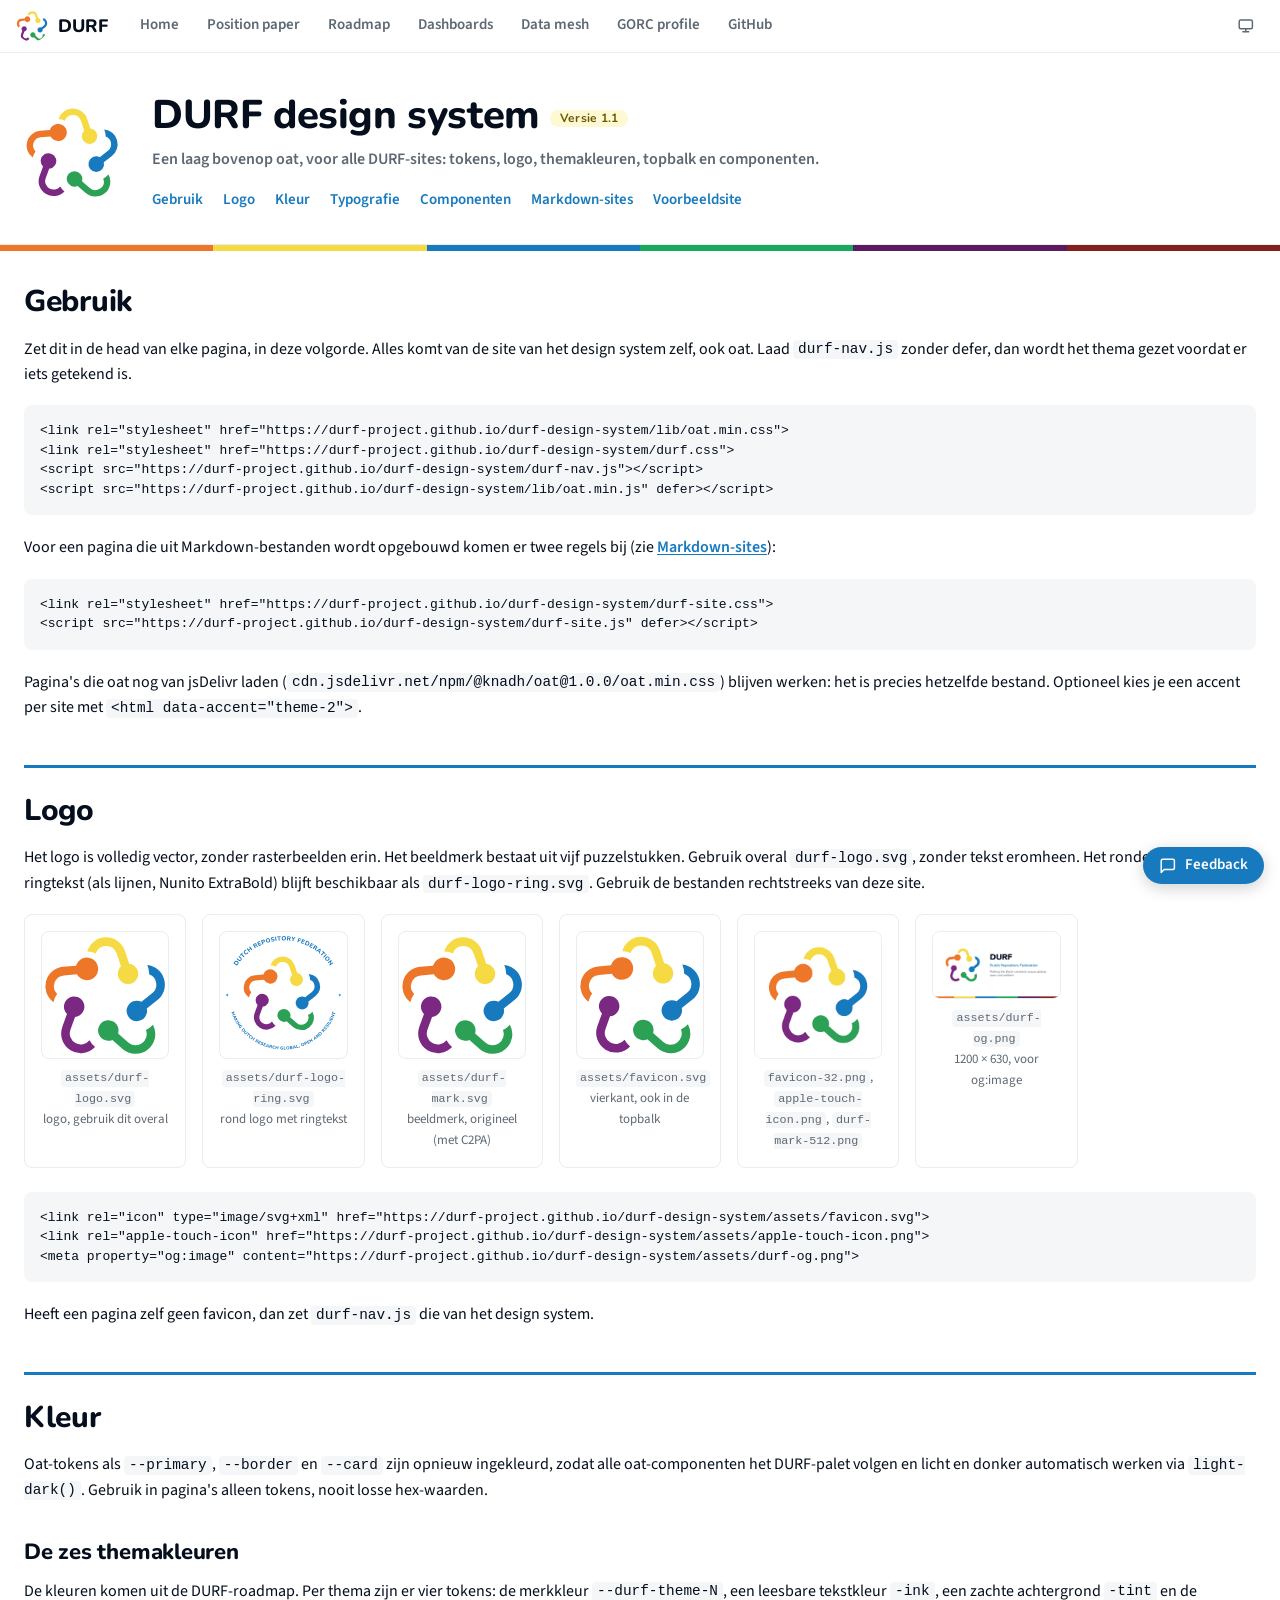
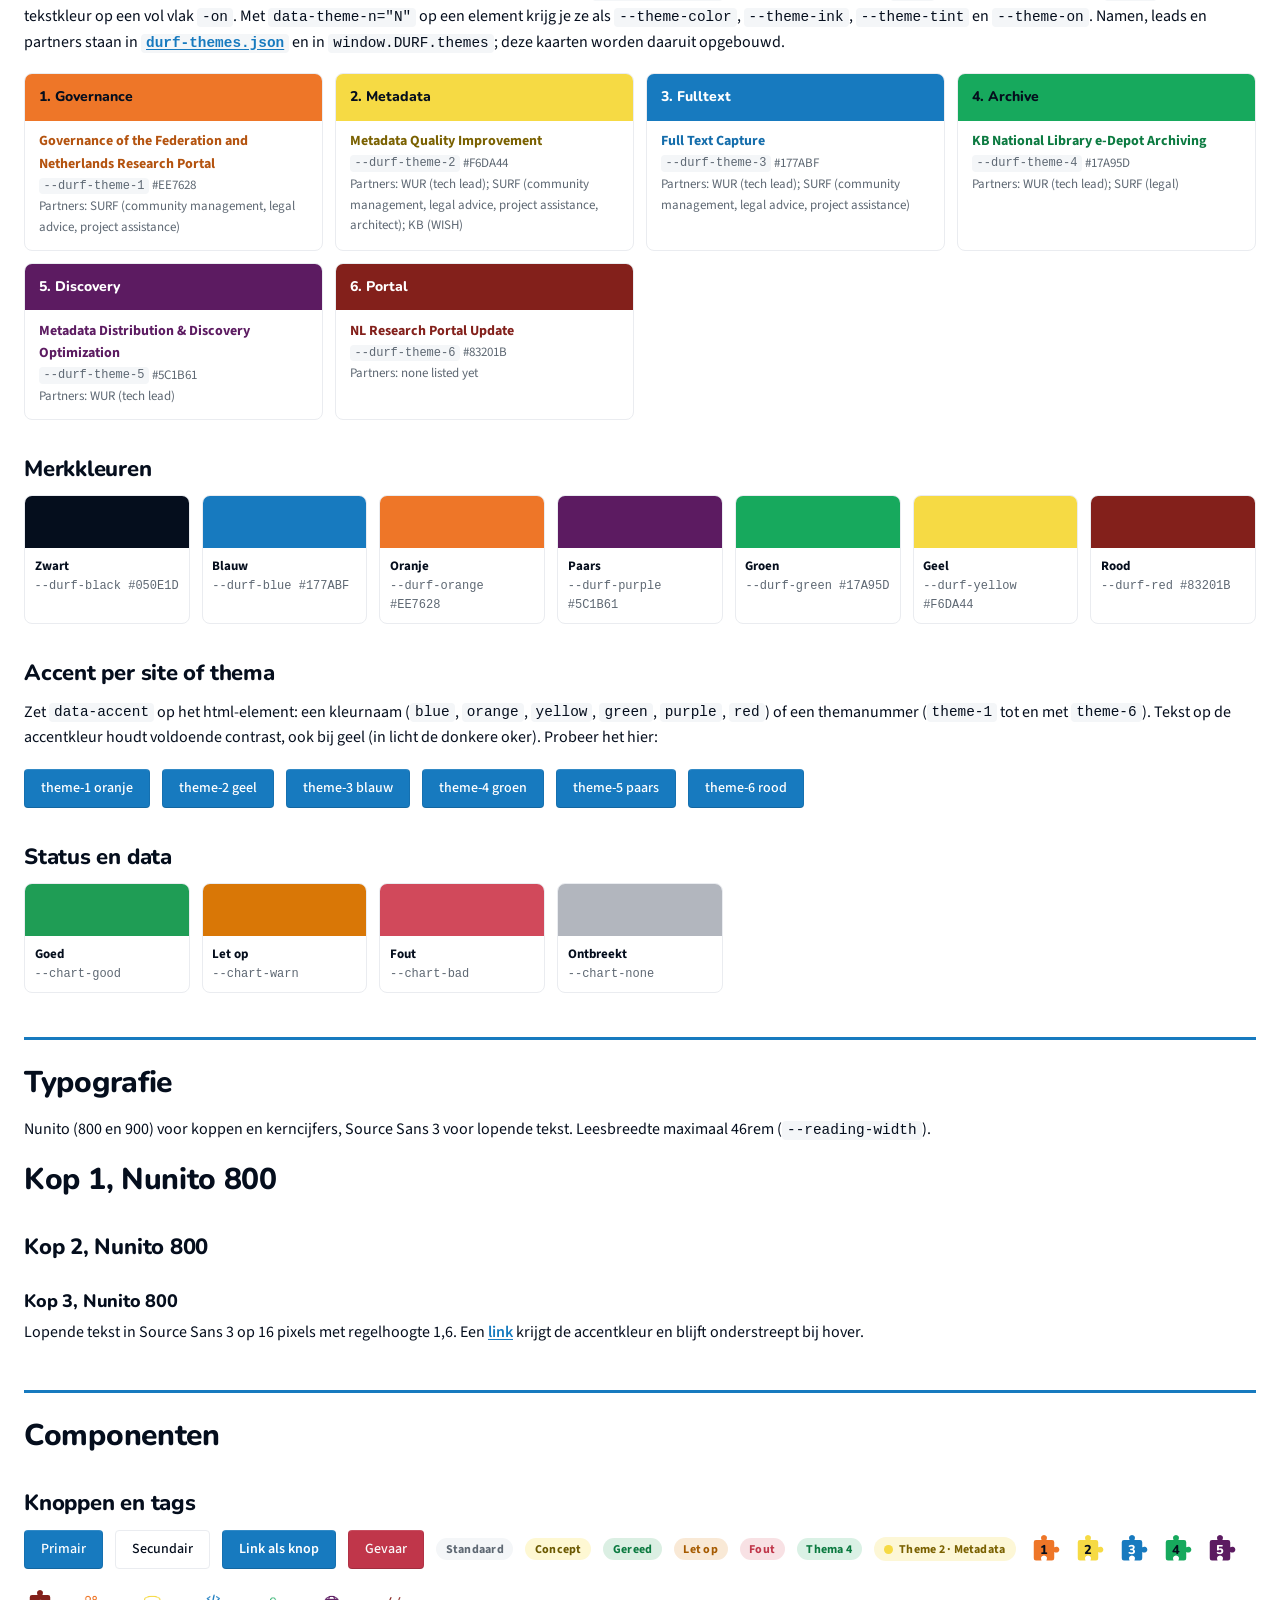
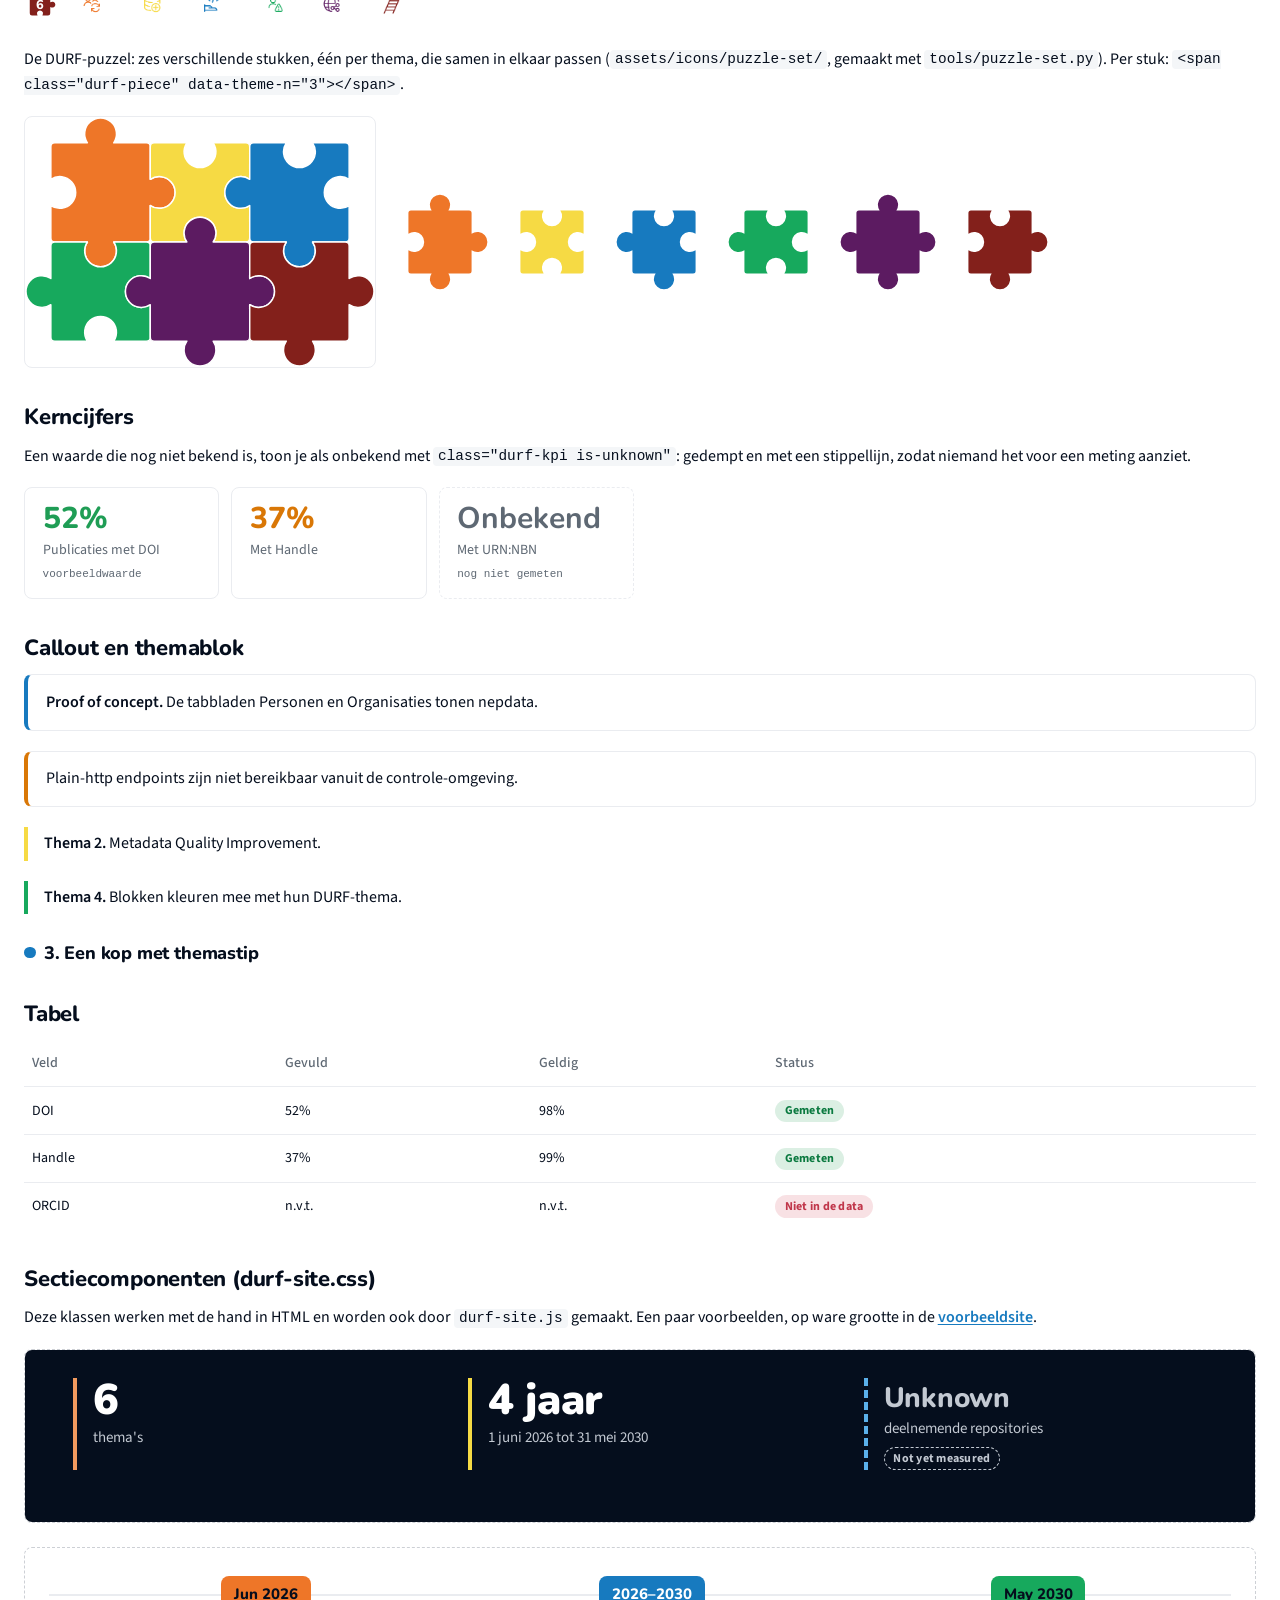
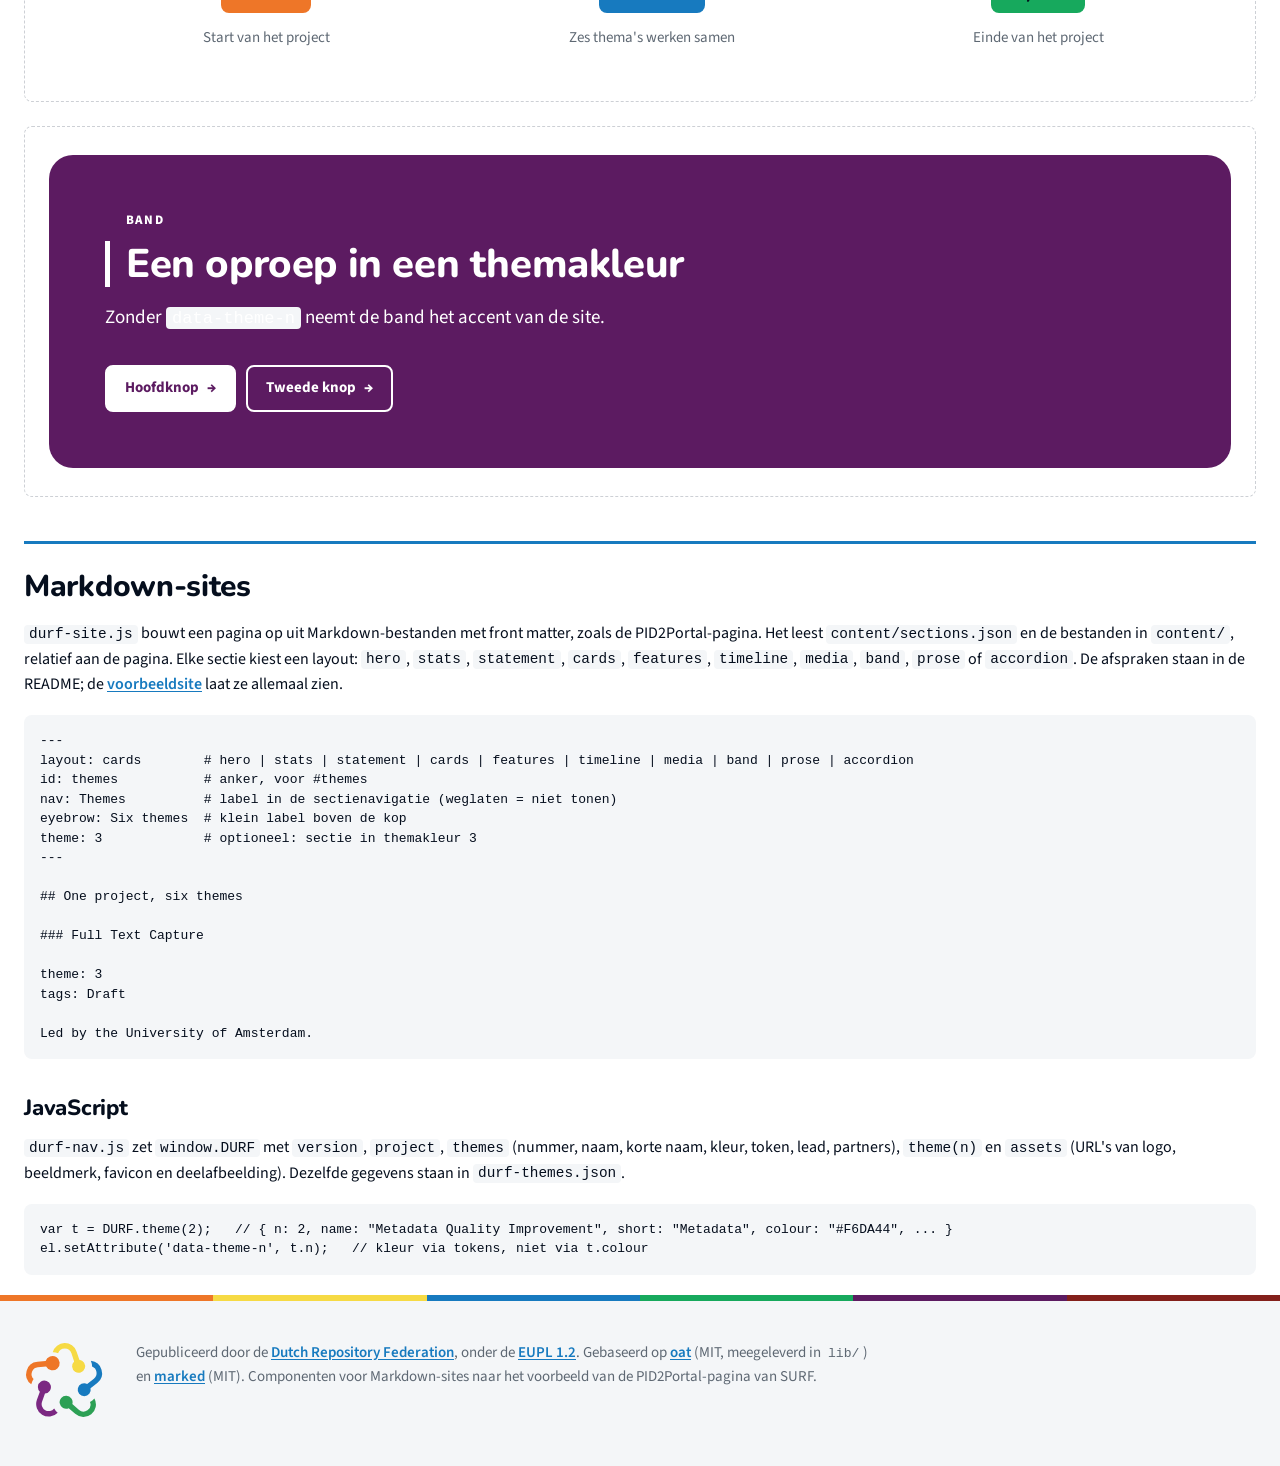
<file: index.html>
<!doctype html>
<html lang="nl" data-accent="blue">
<head>
<meta charset="utf-8">
<meta name="viewport" content="width=device-width, initial-scale=1, viewport-fit=cover">
<meta name="color-scheme" content="light dark">
<title>DURF design system</title>
<meta name="description" content="Het DURF design system: tokens, logo, themakleuren, topbalk en componenten voor alle DURF-sites.">
<meta property="og:title" content="DURF design system">
<meta property="og:image" content="https://durf-project.github.io/durf-design-system/assets/durf-og.png">
<link rel="icon" type="image/svg+xml" href="assets/favicon.svg">
<link rel="icon" type="image/png" sizes="32x32" href="assets/favicon-32.png">
<link rel="apple-touch-icon" href="assets/apple-touch-icon.png">
<link rel="stylesheet" href="lib/oat.min.css">
<link rel="stylesheet" href="durf.css">
<link rel="stylesheet" href="durf-site.css">
<script src="durf-nav.js"></script>
<script src="lib/oat.min.js" defer></script>
<style>
  .swatches { display: grid; grid-template-columns: repeat(auto-fill, minmax(9.5rem, 1fr)); gap: .75rem; margin: 0 0 1.5rem; }
  .sw { border: 1px solid var(--border); border-radius: .5rem; overflow: hidden; background: var(--card); font-size: .8125rem; }
  .sw i { display: block; height: 3.25rem; }
  .sw b { display: block; padding: .5rem .6rem 0; font-weight: 700; }
  .sw span { display: block; padding: 0 .6rem .5rem; color: var(--muted-foreground); font-family: ui-monospace, Consolas, monospace; font-size: .75rem; overflow-wrap: anywhere; }
  .themes { display: grid; grid-template-columns: repeat(auto-fill, minmax(15rem, 1fr)); gap: .75rem; margin: 0 0 1.5rem; }
  .th { border: 1px solid var(--border); border-radius: .5rem; overflow: hidden; background: var(--card); font-size: .875rem; }
  .th .fill { padding: .75rem .9rem; background: var(--theme-color); color: var(--theme-on); font-family: var(--font-heading); font-weight: 800; }
  .th .ink { padding: .6rem .9rem 0; color: var(--theme-ink); font-weight: 700; }
  .th .tint { margin: .6rem .9rem; padding: .4rem .6rem; border-radius: .375rem; background: var(--theme-tint); color: var(--theme-ink); font-size: .8125rem; }
  .th .meta { padding: 0 .9rem .75rem; color: var(--muted-foreground); font-size: .8125rem; }
  .th code { font-size: .75rem; }
  .row-demo { display: flex; flex-wrap: wrap; gap: .75rem; align-items: center; margin: 0 0 1.25rem; }
  .kpis { display: grid; grid-template-columns: repeat(auto-fill, minmax(11rem, 1fr)); gap: .75rem; margin-bottom: 1.5rem; }
  pre { margin: 0 0 1.25rem; padding: 1rem; overflow-x: auto; background: var(--muted); border-radius: .5rem; font-size: .8125rem; line-height: 1.5; }
  .scroll-x { overflow-x: auto; margin-bottom: 1.5rem; }
  .type-demo p { margin: 0 0 .5rem; }
  .logos { display: grid; grid-template-columns: repeat(auto-fill, minmax(10rem, 1fr)); gap: 1rem; margin: 0 0 1.5rem; }
  .logos figure { margin: 0; padding: 1rem; border: 1px solid var(--border); border-radius: .5rem; background: var(--card); text-align: center; }
  .logos img { width: 100%; max-width: 9rem; height: auto; aspect-ratio: 1; object-fit: contain; display: block; margin: 0 auto .5rem; }
  .logos figure.wide img { aspect-ratio: auto; max-width: 100%; }
  .logos figcaption { font-size: .8125rem; color: var(--muted-foreground); }
  .demo-frame { margin: 0 0 1.5rem; border: 1px dashed var(--input); border-radius: .5rem; overflow: hidden; }
  .demo-frame > .durf-section { padding-block: 1.75rem; }
</style>
</head>
<body>

<header class="durf-page-head">
  <div class="durf-shell">
    <div class="durf-page-head__inner">
      <img class="durf-page-head__logo" src="assets/durf-logo.svg" alt="Dutch Repository Federation">
      <div class="durf-page-head__text">
        <h1>DURF design system <span class="durf-tag" data-tone="draft">Versie 1.1</span></h1>
        <p class="byline">Een laag bovenop oat, voor alle DURF-sites: tokens, logo, themakleuren, topbalk en componenten.</p>
        <div class="links">
          <a href="#gebruik">Gebruik</a><a href="#logo">Logo</a><a href="#kleur">Kleur</a><a href="#type">Typografie</a><a href="#componenten">Componenten</a><a href="#site">Markdown-sites</a><a href="examples/site-demo/">Voorbeeldsite</a>
        </div>
      </div>
    </div>
  </div>
</header>
<div class="durf-colour-strip" aria-hidden="true"></div>

<main class="durf-shell">
<div class="durf-prose" style="max-width:none">

<h1 id="gebruik">Gebruik</h1>
<p>Zet dit in de head van elke pagina, in deze volgorde. Alles komt van de site van het design system zelf, ook oat. Laad <code>durf-nav.js</code> zonder defer, dan wordt het thema gezet voordat er iets getekend is.</p>
<pre>&lt;link rel="stylesheet" href="https://durf-project.github.io/durf-design-system/lib/oat.min.css"&gt;
&lt;link rel="stylesheet" href="https://durf-project.github.io/durf-design-system/durf.css"&gt;
&lt;script src="https://durf-project.github.io/durf-design-system/durf-nav.js"&gt;&lt;/script&gt;
&lt;script src="https://durf-project.github.io/durf-design-system/lib/oat.min.js" defer&gt;&lt;/script&gt;</pre>
<p>Voor een pagina die uit Markdown-bestanden wordt opgebouwd komen er twee regels bij (zie <a href="#site">Markdown-sites</a>):</p>
<pre>&lt;link rel="stylesheet" href="https://durf-project.github.io/durf-design-system/durf-site.css"&gt;
&lt;script src="https://durf-project.github.io/durf-design-system/durf-site.js" defer&gt;&lt;/script&gt;</pre>
<p>Pagina's die oat nog van jsDelivr laden (<code>cdn.jsdelivr.net/npm/@knadh/oat@1.0.0/oat.min.css</code>) blijven werken: het is precies hetzelfde bestand. Optioneel kies je een accent per site met <code>&lt;html data-accent="theme-2"&gt;</code>.</p>

<h1 id="logo">Logo</h1>
<p>Het logo is volledig vector, zonder rasterbeelden erin. Het beeldmerk bestaat uit vijf puzzelstukken. Gebruik overal <code>durf-logo.svg</code>, zonder tekst eromheen. Het ronde logo met ringtekst (als lijnen, Nunito ExtraBold) blijft beschikbaar als <code>durf-logo-ring.svg</code>. Gebruik de bestanden rechtstreeks van deze site.</p>
<div class="logos">
  <figure><img src="assets/durf-logo.svg" alt="Het DURF-logo"><figcaption><code>assets/durf-logo.svg</code><br>logo, gebruik dit overal</figcaption></figure>
  <figure><img src="assets/durf-logo-ring.svg" alt="Het ronde DURF-logo met ringtekst"><figcaption><code>assets/durf-logo-ring.svg</code><br>rond logo met ringtekst</figcaption></figure>
  <figure><img src="assets/durf-mark.svg" alt="Het DURF-beeldmerk"><figcaption><code>assets/durf-mark.svg</code><br>beeldmerk, origineel (met C2PA)</figcaption></figure>
  <figure><img src="assets/favicon.svg" alt="Favicon"><figcaption><code>assets/favicon.svg</code><br>vierkant, ook in de topbalk</figcaption></figure>
  <figure><img src="assets/apple-touch-icon.png" alt="App-icoon"><figcaption><code>favicon-32.png</code>, <code>apple-touch-icon.png</code>, <code>durf-mark-512.png</code></figcaption></figure>
  <figure class="wide"><img src="assets/durf-og.png" alt="Deelafbeelding met logo en naam"><figcaption><code>assets/durf-og.png</code><br>1200 × 630, voor og:image</figcaption></figure>
</div>
<pre>&lt;link rel="icon" type="image/svg+xml" href="https://durf-project.github.io/durf-design-system/assets/favicon.svg"&gt;
&lt;link rel="apple-touch-icon" href="https://durf-project.github.io/durf-design-system/assets/apple-touch-icon.png"&gt;
&lt;meta property="og:image" content="https://durf-project.github.io/durf-design-system/assets/durf-og.png"&gt;</pre>
<p>Heeft een pagina zelf geen favicon, dan zet <code>durf-nav.js</code> die van het design system.</p>

<h1 id="kleur">Kleur</h1>
<p>Oat-tokens als <code>--primary</code>, <code>--border</code> en <code>--card</code> zijn opnieuw ingekleurd, zodat alle oat-componenten het DURF-palet volgen en licht en donker automatisch werken via <code>light-dark()</code>. Gebruik in pagina's alleen tokens, nooit losse hex-waarden.</p>

<h2 id="themas">De zes themakleuren</h2>
<p>De kleuren komen uit de DURF-roadmap. Per thema zijn er vier tokens: de merkkleur <code>--durf-theme-N</code>, een leesbare tekstkleur <code>-ink</code>, een zachte achtergrond <code>-tint</code> en de tekstkleur op een vol vlak <code>-on</code>. Met <code>data-theme-n="N"</code> op een element krijg je ze als <code>--theme-color</code>, <code>--theme-ink</code>, <code>--theme-tint</code> en <code>--theme-on</code>. Namen, leads en partners staan in <a href="durf-themes.json"><code>durf-themes.json</code></a> en in <code>window.DURF.themes</code>; deze kaarten worden daaruit opgebouwd.</p>
<div class="themes" id="theme-cards"></div>

<h2>Merkkleuren</h2>
<div class="swatches">
  <div class="sw"><i style="background:var(--durf-black)"></i><b>Zwart</b><span>--durf-black #050E1D</span></div>
  <div class="sw"><i style="background:var(--durf-blue)"></i><b>Blauw</b><span>--durf-blue #177ABF</span></div>
  <div class="sw"><i style="background:var(--durf-orange)"></i><b>Oranje</b><span>--durf-orange #EE7628</span></div>
  <div class="sw"><i style="background:var(--durf-purple)"></i><b>Paars</b><span>--durf-purple #5C1B61</span></div>
  <div class="sw"><i style="background:var(--durf-green)"></i><b>Groen</b><span>--durf-green #17A95D</span></div>
  <div class="sw"><i style="background:var(--durf-yellow)"></i><b>Geel</b><span>--durf-yellow #F6DA44</span></div>
  <div class="sw"><i style="background:var(--durf-red)"></i><b>Rood</b><span>--durf-red #83201B</span></div>
</div>

<h2>Accent per site of thema</h2>
<p>Zet <code>data-accent</code> op het html-element: een kleurnaam (<code>blue</code>, <code>orange</code>, <code>yellow</code>, <code>green</code>, <code>purple</code>, <code>red</code>) of een themanummer (<code>theme-1</code> tot en met <code>theme-6</code>). Tekst op de accentkleur houdt voldoende contrast, ook bij geel (in licht de donkere oker). Probeer het hier:</p>
<div class="row-demo" id="accent-demo">
  <button data-set="theme-1">theme-1 oranje</button>
  <button data-set="theme-2">theme-2 geel</button>
  <button data-set="theme-3">theme-3 blauw</button>
  <button data-set="theme-4">theme-4 groen</button>
  <button data-set="theme-5">theme-5 paars</button>
  <button data-set="theme-6">theme-6 rood</button>
</div>

<h2>Status en data</h2>
<div class="swatches">
  <div class="sw"><i style="background:var(--chart-good)"></i><b>Goed</b><span>--chart-good</span></div>
  <div class="sw"><i style="background:var(--chart-warn)"></i><b>Let op</b><span>--chart-warn</span></div>
  <div class="sw"><i style="background:var(--chart-bad)"></i><b>Fout</b><span>--chart-bad</span></div>
  <div class="sw"><i style="background:var(--chart-none)"></i><b>Ontbreekt</b><span>--chart-none</span></div>
</div>

<h1 id="type">Typografie</h1>
<p>Nunito (800 en 900) voor koppen en kerncijfers, Source Sans 3 voor lopende tekst. Leesbreedte maximaal 46rem (<code>--reading-width</code>).</p>
<div class="type-demo">
  <h1 style="margin-top:0;padding-top:0;border-top:0">Kop 1, Nunito 800</h1>
  <h2>Kop 2, Nunito 800</h2>
  <h3>Kop 3, Nunito 800</h3>
  <p>Lopende tekst in Source Sans 3 op 16 pixels met regelhoogte 1,6. Een <a href="#type">link</a> krijgt de accentkleur en blijft onderstreept bij hover.</p>
</div>

<h1 id="componenten">Componenten</h1>

<h2>Knoppen en tags</h2>
<div class="row-demo">
  <button>Primair</button>
  <button class="outline">Secundair</button>
  <a class="button" href="#componenten">Link als knop</a>
  <button data-variant="danger">Gevaar</button>
  <span class="durf-tag">Standaard</span>
  <span class="durf-tag" data-tone="draft">Concept</span>
  <span class="durf-tag" data-tone="good">Gereed</span>
  <span class="durf-tag" data-tone="warn">Let op</span>
  <span class="durf-tag" data-tone="bad">Fout</span>
  <span class="durf-tag" data-theme-n="4">Thema 4</span>
  <span class="durf-theme-chip" data-theme-n="2">Theme 2 · Metadata</span>
  <span class="durf-puzzle" data-theme-n="1">1</span> <span class="durf-puzzle" data-theme-n="2">2</span> <span class="durf-puzzle" data-theme-n="3">3</span> <span class="durf-puzzle" data-theme-n="4">4</span> <span class="durf-puzzle" data-theme-n="5">5</span> <span class="durf-puzzle" data-theme-n="6">6</span>
  <span class="durf-pictogram" data-theme-n="1" style="--durf-pictogram:url(assets/icons/surf/collaboration/collaboration-05.png)" title="collaboration-05"></span> <span class="durf-pictogram" data-theme-n="2" style="--durf-pictogram:url(assets/icons/surf/data/data-02.png)" title="data-02"></span> <span class="durf-pictogram" data-theme-n="3" style="--durf-pictogram:url(assets/icons/surf/research/research-01.png)" title="research-01"></span> <span class="durf-pictogram" data-theme-n="4" style="--durf-pictogram:url(assets/icons/surf/security/security-03.png)" title="security-03"></span> <span class="durf-pictogram" data-theme-n="5" style="--durf-pictogram:url(assets/icons/surf/network/network-04.png)" title="network-04"></span> <span class="durf-pictogram" data-theme-n="6" style="--durf-pictogram:url(assets/icons/surf/strategy/strategy-07.png)" title="strategy-07"></span>
</div>
<p>De DURF-puzzel: zes verschillende stukken, één per thema, die samen in elkaar passen (<code>assets/icons/puzzle-set/</code>, gemaakt met <code>tools/puzzle-set.py</code>). Per stuk: <code>&lt;span class="durf-piece" data-theme-n="3"&gt;&lt;/span&gt;</code>.</p>
<div class="row" style="display:flex;flex-wrap:wrap;gap:1rem;align-items:center">
  <img src="assets/icons/puzzle-set/puzzle-set.svg" alt="De zes themastukken in elkaar" style="width:min(100%,22rem)">
  <span class="durf-piece" data-theme-n="1"></span><span class="durf-piece" data-theme-n="2"></span><span class="durf-piece" data-theme-n="3"></span><span class="durf-piece" data-theme-n="4"></span><span class="durf-piece" data-theme-n="5"></span><span class="durf-piece" data-theme-n="6"></span>
</div>

<h2>Kerncijfers</h2>
<p>Een waarde die nog niet bekend is, toon je als onbekend met <code>class="durf-kpi is-unknown"</code>: gedempt en met een stippellijn, zodat niemand het voor een meting aanziet.</p>
<div class="kpis">
  <div class="durf-kpi" style="--kpi-color:var(--chart-good)"><div class="value">52%</div><div class="label">Publicaties met DOI</div><div class="check">voorbeeldwaarde</div></div>
  <div class="durf-kpi" style="--kpi-color:var(--chart-warn)"><div class="value">37%</div><div class="label">Met Handle</div></div>
  <div class="durf-kpi is-unknown"><div class="value">Onbekend</div><div class="label">Met URN:NBN</div><div class="check">nog niet gemeten</div></div>
</div>

<h2>Callout en themablok</h2>
<div class="durf-callout"><p><strong>Proof of concept.</strong> De tabbladen Personen en Organisaties tonen nepdata.</p></div>
<div class="durf-callout" data-tone="warn"><p>Plain-http endpoints zijn niet bereikbaar vanuit de controle-omgeving.</p></div>
<div class="durf-theme-block" data-theme-n="2"><strong>Thema 2.</strong> Metadata Quality Improvement.</div>
<div class="durf-theme-block" data-theme-n="4"><strong>Thema 4.</strong> Blokken kleuren mee met hun DURF-thema.</div>
<h3><span class="durf-theme-dot" data-theme-n="3"></span>3. Een kop met themastip</h3>

<h2>Tabel</h2>
<div class="scroll-x">
<table>
  <thead><tr><th>Veld</th><th>Gevuld</th><th>Geldig</th><th>Status</th></tr></thead>
  <tbody>
    <tr><td>DOI</td><td>52%</td><td>98%</td><td><span class="durf-tag" data-tone="good">Gemeten</span></td></tr>
    <tr><td>Handle</td><td>37%</td><td>99%</td><td><span class="durf-tag" data-tone="good">Gemeten</span></td></tr>
    <tr><td>ORCID</td><td>n.v.t.</td><td>n.v.t.</td><td><span class="durf-tag" data-tone="bad">Niet in de data</span></td></tr>
  </tbody>
</table>
</div>

<h2>Sectiecomponenten (durf-site.css)</h2>
<p>Deze klassen werken met de hand in HTML en worden ook door <code>durf-site.js</code> gemaakt. Een paar voorbeelden, op ware grootte in de <a href="examples/site-demo/">voorbeeldsite</a>.</p>

<div class="demo-frame">
<section class="durf-section durf-layout-stats"><div class="durf-shell"><ul class="durf-stats">
  <li class="durf-stat" data-theme-n="1"><span class="durf-stat__value">6</span><span class="durf-stat__label">thema's</span></li>
  <li class="durf-stat" data-theme-n="2"><span class="durf-stat__value">4 jaar</span><span class="durf-stat__label">1 juni 2026 tot 31 mei 2030</span></li>
  <li class="durf-stat is-unknown" data-theme-n="3"><span class="durf-stat__value">Unknown</span><span class="durf-stat__label">deelnemende repositories</span><span class="durf-stat__note">Not yet measured</span></li>
</ul></div></section>
</div>

<div class="demo-frame">
<section class="durf-section durf-layout-timeline"><div class="durf-shell"><ol class="durf-timeline" style="--n:3">
  <li class="durf-timeline__item" data-theme-n="1"><span class="durf-timeline__pill">Jun 2026</span><span class="durf-timeline__text">Start van het project</span></li>
  <li class="durf-timeline__item" data-theme-n="3"><span class="durf-timeline__pill">2026–2030</span><span class="durf-timeline__text">Zes thema's werken samen</span></li>
  <li class="durf-timeline__item" data-theme-n="4"><span class="durf-timeline__pill">May 2030</span><span class="durf-timeline__text">Einde van het project</span></li>
</ol></div></section>
</div>

<div class="demo-frame">
<section class="durf-section durf-layout-band"><div class="durf-shell"><div class="durf-band" data-theme-n="5"><div class="durf-section-head">
  <p class="durf-eyebrow">Band</p><h2>Een oproep in een themakleur</h2><p>Zonder <code>data-theme-n</code> neemt de band het accent van de site.</p>
  <div class="durf-actions"><a class="button" href="#site">Hoofdknop <span class="durf-arrow">→</span></a><a class="button outline" href="#gebruik">Tweede knop <span class="durf-arrow">→</span></a></div>
</div></div></div></section>
</div>

<h1 id="site">Markdown-sites</h1>
<p><code>durf-site.js</code> bouwt een pagina op uit Markdown-bestanden met front matter, zoals de PID2Portal-pagina. Het leest <code>content/sections.json</code> en de bestanden in <code>content/</code>, relatief aan de pagina. Elke sectie kiest een layout: <code>hero</code>, <code>stats</code>, <code>statement</code>, <code>cards</code>, <code>features</code>, <code>timeline</code>, <code>media</code>, <code>band</code>, <code>prose</code> of <code>accordion</code>. De afspraken staan in de README; de <a href="examples/site-demo/">voorbeeldsite</a> laat ze allemaal zien.</p>
<pre>---
layout: cards        # hero | stats | statement | cards | features | timeline | media | band | prose | accordion
id: themes           # anker, voor #themes
nav: Themes          # label in de sectienavigatie (weglaten = niet tonen)
eyebrow: Six themes  # klein label boven de kop
theme: 3             # optioneel: sectie in themakleur 3
---

## One project, six themes

### Full Text Capture

theme: 3
tags: Draft

Led by the University of Amsterdam.</pre>

<h2>JavaScript</h2>
<p><code>durf-nav.js</code> zet <code>window.DURF</code> met <code>version</code>, <code>project</code>, <code>themes</code> (nummer, naam, korte naam, kleur, token, lead, partners), <code>theme(n)</code> en <code>assets</code> (URL's van logo, beeldmerk, favicon en deelafbeelding). Dezelfde gegevens staan in <code>durf-themes.json</code>.</p>
<pre>var t = DURF.theme(2);   // { n: 2, name: "Metadata Quality Improvement", short: "Metadata", colour: "#F6DA44", ... }
el.setAttribute('data-theme-n', t.n);   // kleur via tokens, niet via t.colour</pre>

</div>
</main>

<footer class="durf-footer durf-footer--site">
  <div class="durf-colour-strip" aria-hidden="true"></div>
  <div class="durf-shell durf-footer__inner">
    <img class="durf-footer__logo" src="assets/durf-logo.svg" alt="DURF, Dutch Repository Federation">
    <div class="durf-footer__text"><p>Gepubliceerd door de <a href="https://github.com/durf-project">Dutch Repository Federation</a>, onder de <a href="https://github.com/durf-project/durf-design-system/blob/main/LICENSE">EUPL 1.2</a>. Gebaseerd op <a href="https://oat.ink">oat</a> (MIT, meegeleverd in <code>lib/</code>) en <a href="https://marked.js.org">marked</a> (MIT). Componenten voor Markdown-sites naar het voorbeeld van de PID2Portal-pagina van SURF.</p></div>
  </div>
</footer>

<script>
  document.querySelectorAll('#accent-demo [data-set]').forEach(function (b) {
    b.addEventListener('click', function () { document.documentElement.setAttribute('data-accent', b.dataset.set); });
  });
  (function () {
    var box = document.getElementById('theme-cards');
    function esc(s) { return String(s).replace(/[&<>"]/g, function (c) { return { '&': '&amp;', '<': '&lt;', '>': '&gt;', '"': '&quot;' }[c]; }); }
    (window.DURF && DURF.themes || []).forEach(function (t) {
      var d = document.createElement('div');
      d.className = 'th';
      d.setAttribute('data-theme-n', t.n);
      d.innerHTML = '<div class="fill">' + t.n + '. ' + esc(t.short) + '</div>' +
        '<div class="ink">' + esc(t.name) + '</div>' +
        '<div class="meta"><code>' + t.token + '</code> ' + t.colour + '<br>' +
        (t.partners.length ? 'Partners: ' + t.partners.map(function (p) { return esc(p.name) + ' (' + esc(p.role) + ')'; }).join('; ') : 'Partners: none listed yet') + '</div>';
      box.appendChild(d);
    });
  })();
</script>
</body>
</html>
</file>
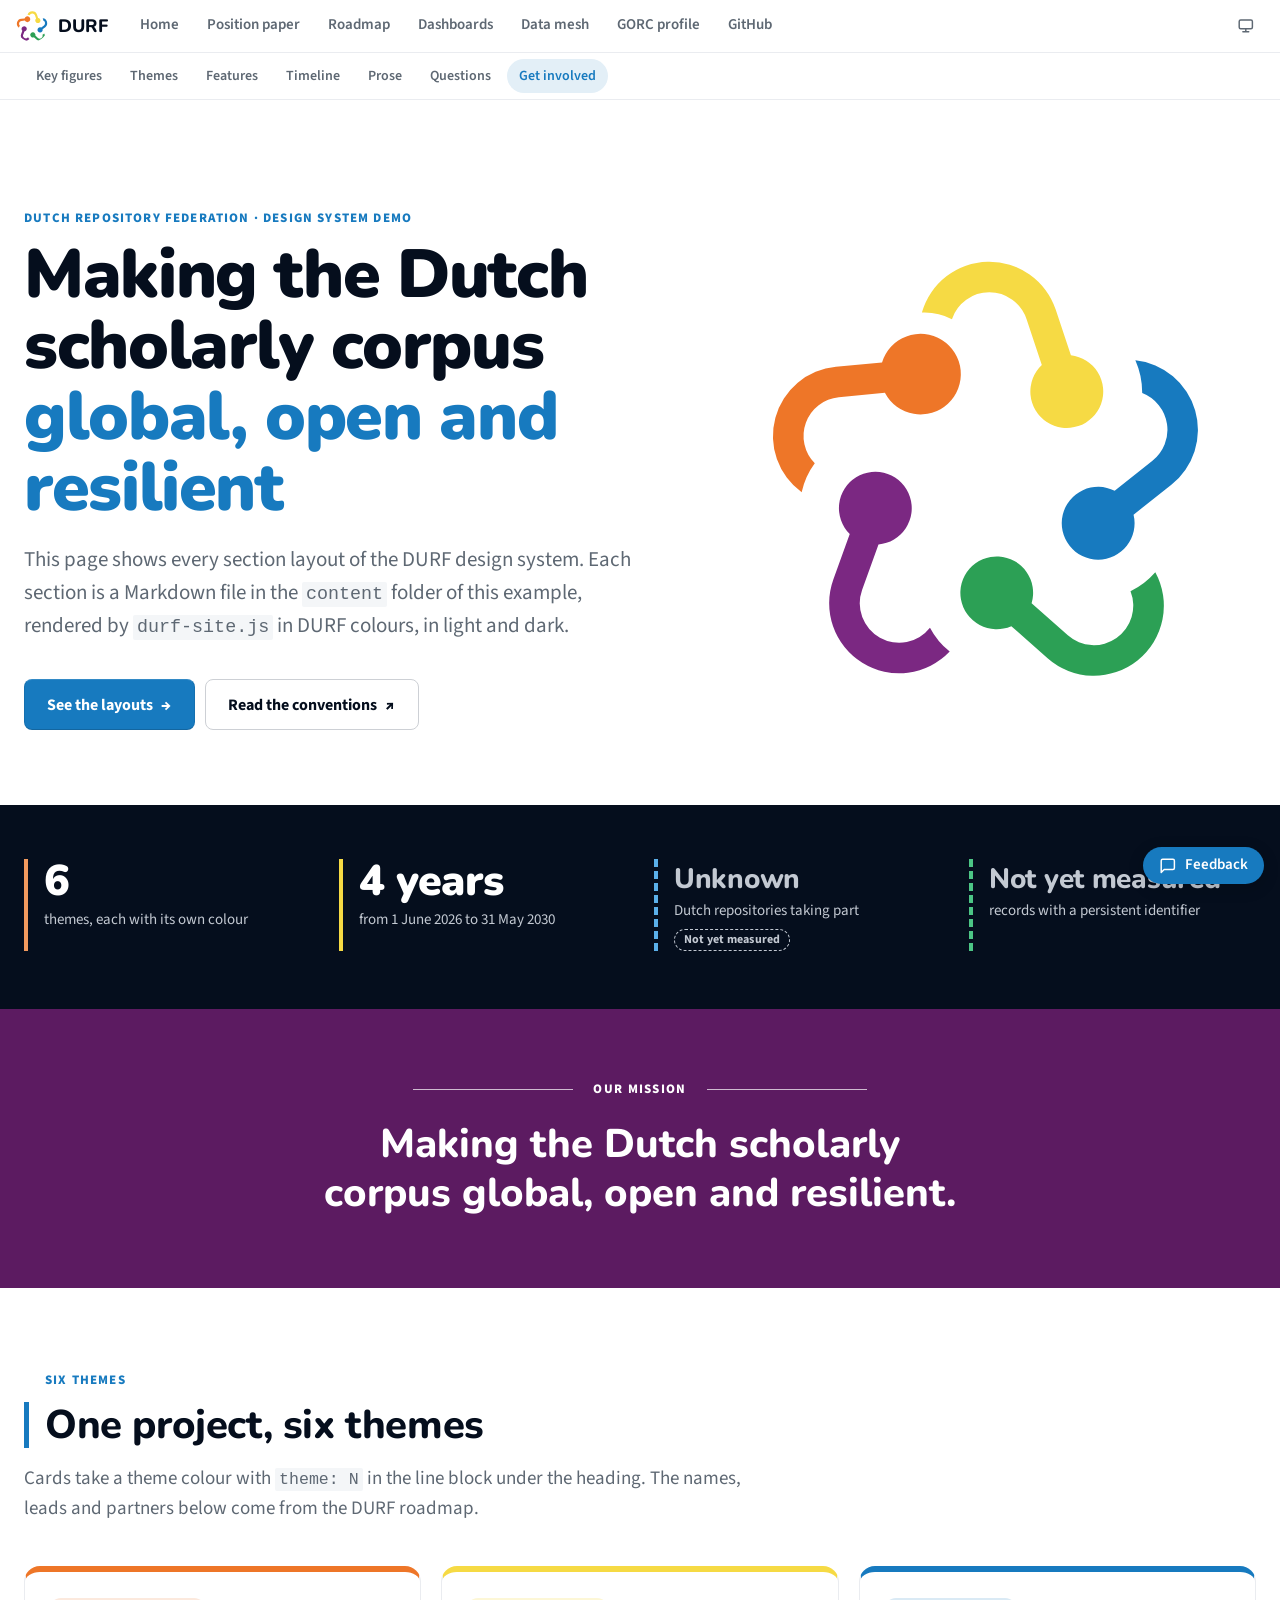
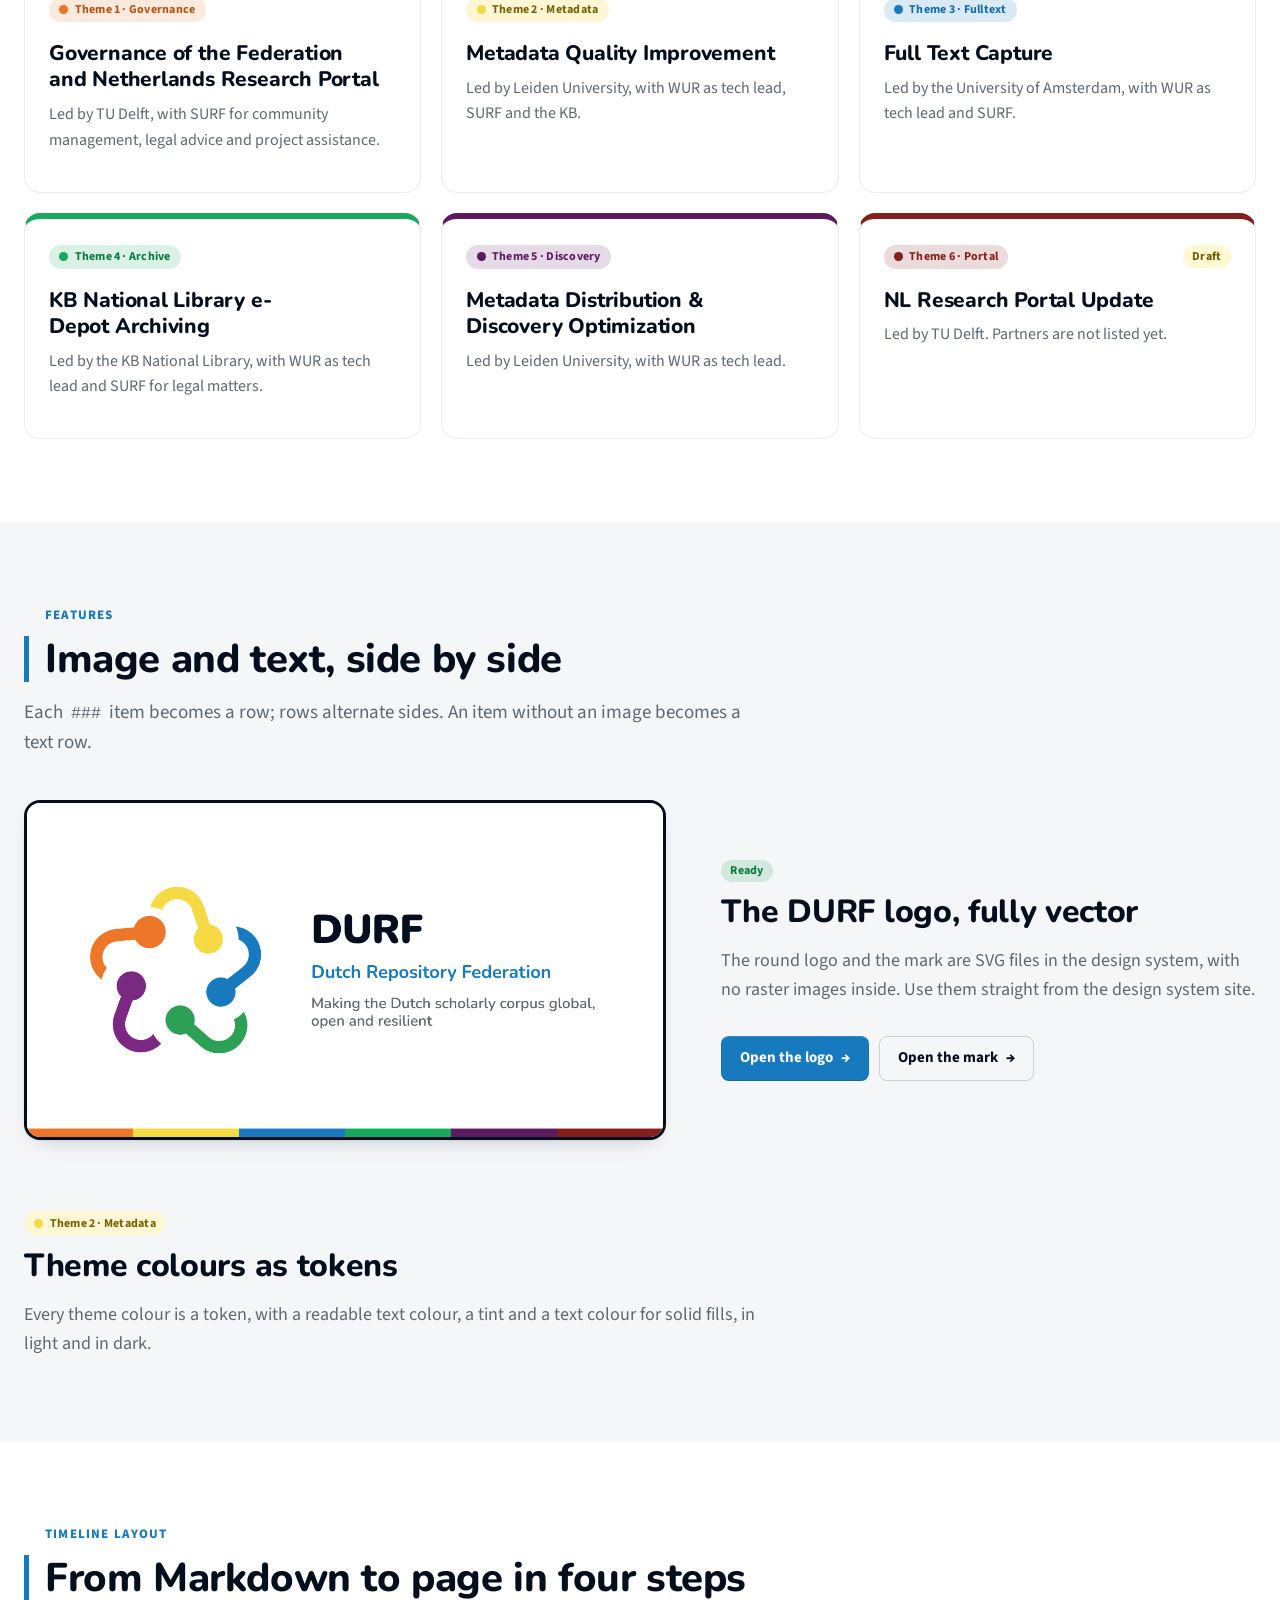
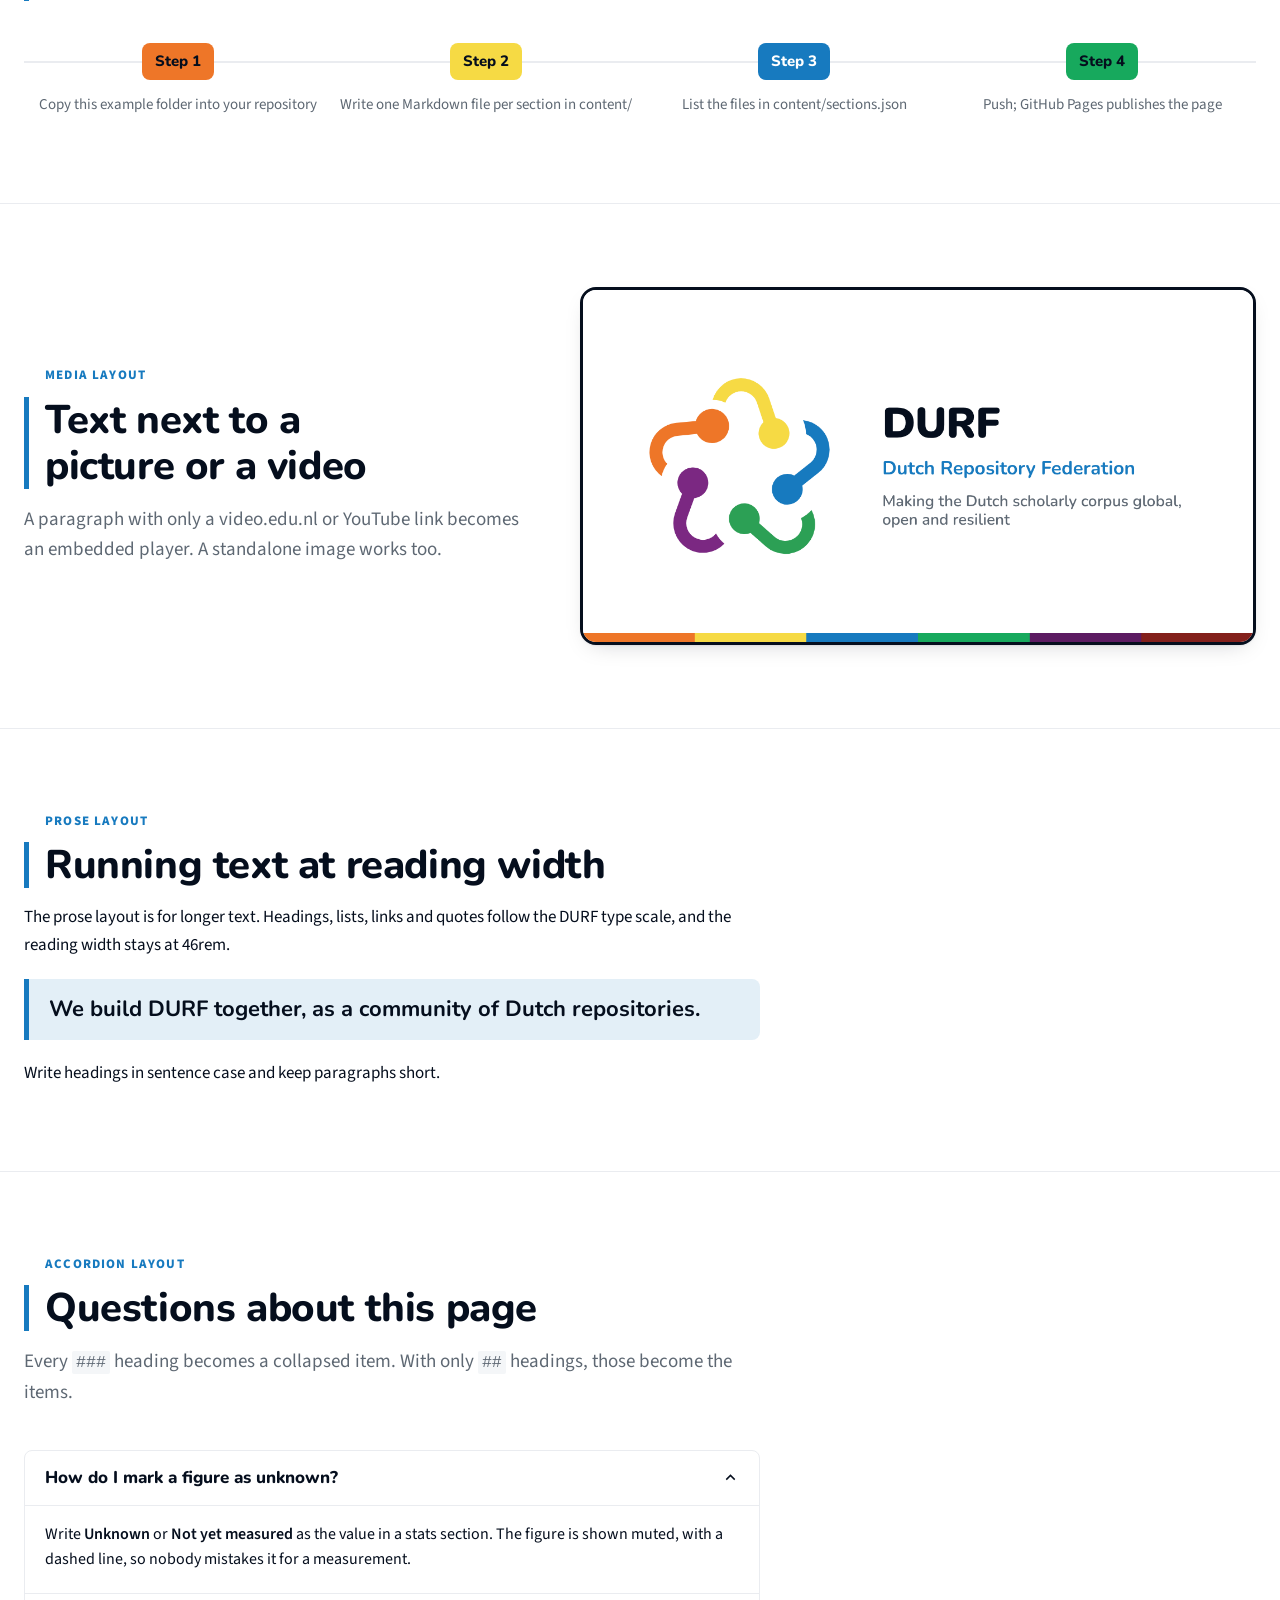
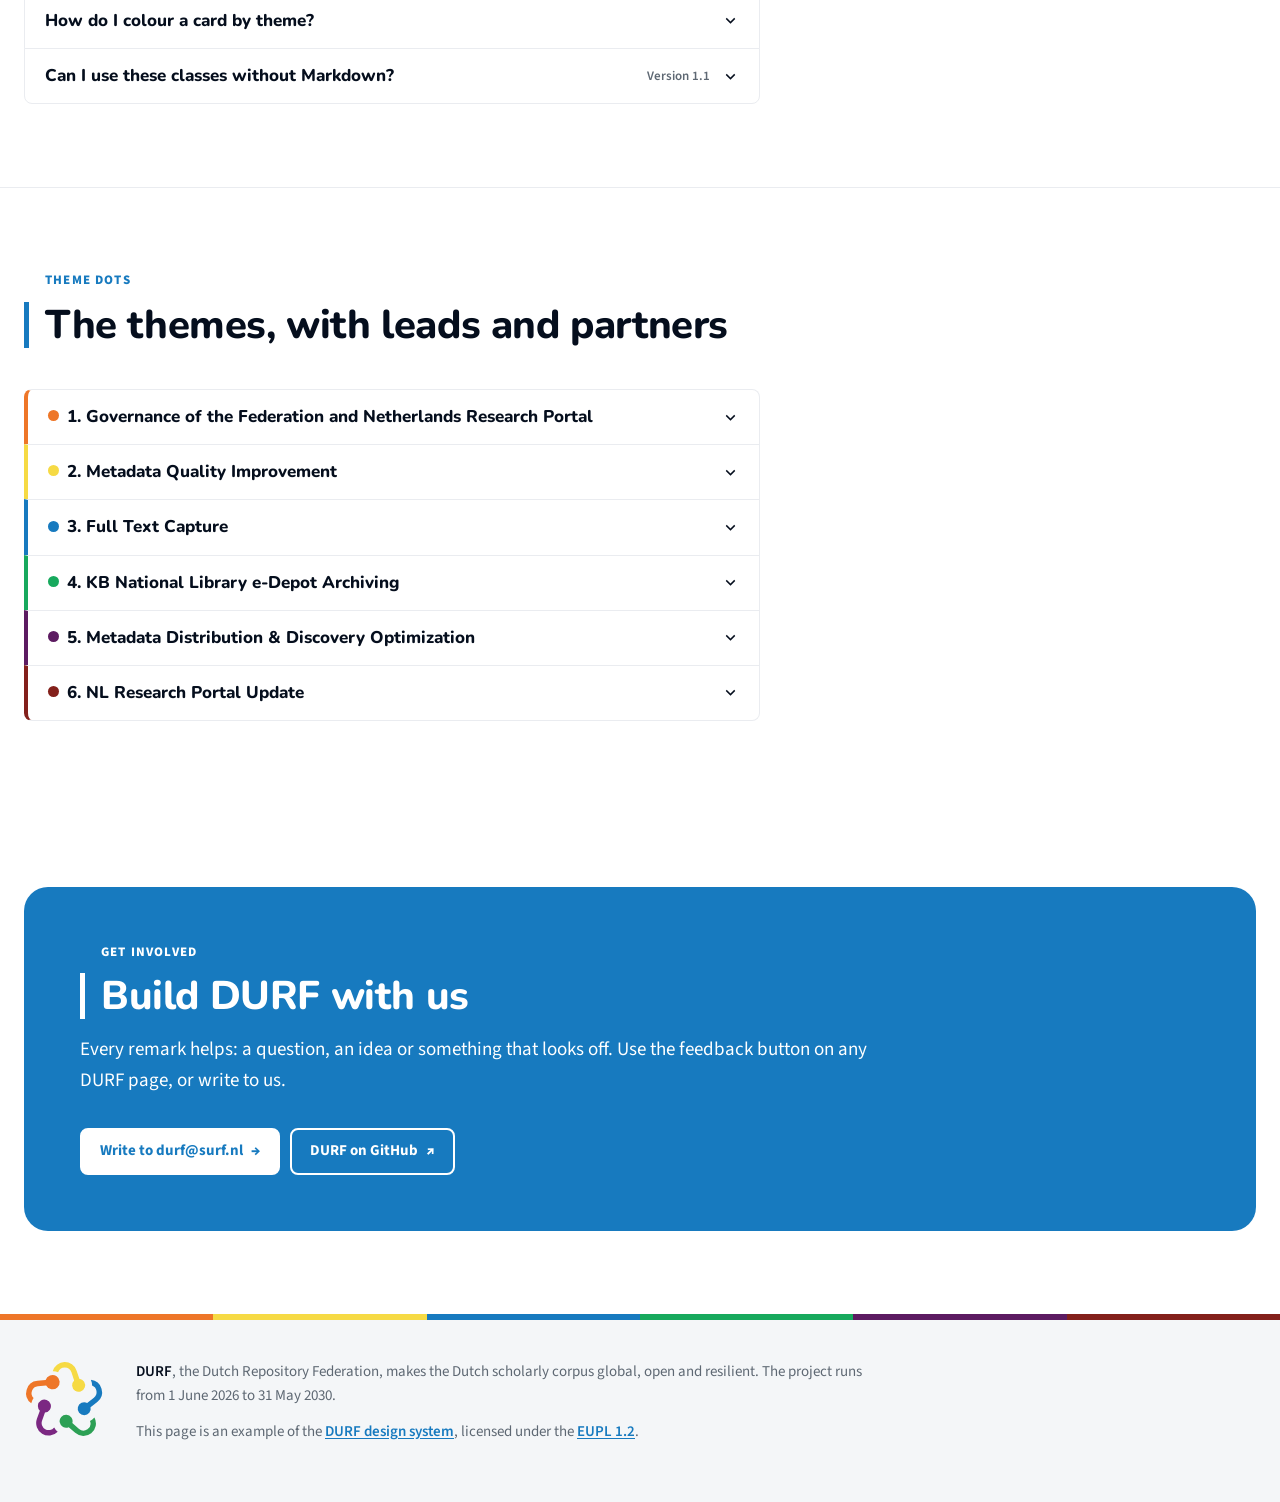
<file: examples/site-demo/index.html>
<!doctype html>
<html lang="en" data-accent="blue">
<head>
<meta charset="utf-8">
<meta name="viewport" content="width=device-width, initial-scale=1, viewport-fit=cover">
<meta name="color-scheme" content="light dark">
<title>Site demo · DURF design system</title>
<meta name="description" content="Every section layout of the DURF design system, rendered from Markdown files.">
<meta property="og:title" content="Site demo · DURF design system">
<meta property="og:image" content="https://durf-project.github.io/durf-design-system/assets/durf-og.png">
<link rel="icon" type="image/svg+xml" href="https://durf-project.github.io/durf-design-system/assets/favicon.svg">
<link rel="apple-touch-icon" href="https://durf-project.github.io/durf-design-system/assets/apple-touch-icon.png">

<!-- DURF design system v1.1: Oat, tokens, site components; durf-nav.js without defer (no flash of the wrong theme). -->
<link rel="stylesheet" href="https://durf-project.github.io/durf-design-system/lib/oat.min.css">
<link rel="stylesheet" href="https://durf-project.github.io/durf-design-system/durf.css">
<link rel="stylesheet" href="https://durf-project.github.io/durf-design-system/durf-site.css">
<script src="https://durf-project.github.io/durf-design-system/durf-nav.js"></script>
<script src="https://durf-project.github.io/durf-design-system/lib/oat.min.js" defer></script>
<script src="https://durf-project.github.io/durf-design-system/lib/marked.min.js" defer></script>
<script src="https://durf-project.github.io/durf-design-system/durf-site.js" defer></script>
</head>
<body>

<nav class="durf-subnav" aria-label="On this page">
  <div class="durf-shell durf-subnav__inner" data-durf-section-nav></div>
</nav>

<main id="durf-sections">
  <p class="durf-loading">Loading…</p>
</main>

<footer class="durf-footer durf-footer--site">
  <div class="durf-colour-strip" aria-hidden="true"></div>
  <div class="durf-shell durf-footer__inner">
    <img class="durf-footer__logo" src="https://durf-project.github.io/durf-design-system/assets/durf-logo.svg" alt="DURF, Dutch Repository Federation">
    <div class="durf-footer__text" id="durf-footer"></div>
  </div>
</footer>

<noscript><div class="durf-shell"><p>This page needs JavaScript to render its content. The texts are also readable on GitHub in the <a href="https://github.com/durf-project/durf-design-system/tree/main/examples/site-demo/content">content folder</a>.</p></div></noscript>
</body>
</html>
</file>
<file: durf.css>
/* DURF design system v1.1
   Laag bovenop oat (https://oat.ink, @knadh/oat@1.0.0, MIT).
   Laad eerst oat.min.css (meegeleverd in lib/, of de oude jsDelivr-URL) en
   daarna dit bestand. Alles hieronder is ongelaagd en wint dus van de
   @layer-regels van oat. Componenten voor markdown-sites staan in durf-site.css. */

@import url("https://fonts.googleapis.com/css2?family=Nunito:wght@400;600;700;800;900&family=Source+Sans+3:wght@400;600;700&display=swap");

/* ---------- 1. Tokens ---------- */
:root {
  color-scheme: light dark;

  /* Merkpalet (zoals in de position paper) */
  --durf-black: #050E1D;
  --durf-blue: #177ABF;
  --durf-orange: #EE7628;
  --durf-purple: #5C1B61;
  --durf-green: #17A95D;
  --durf-yellow: #F6DA44;
  --durf-red: #83201B;

  /* De zes DURF-thema's (bron: de roadmap). Vaste merkkleur per thema, plus:
     -ink  leesbare tekstkleur op de paginakleur (licht en donker),
     -tint zachte achtergrond in de themakleur,
     -on   tekstkleur op een vlak in de volle themakleur. */
  --durf-theme-1: #EE7628;  /* Governance */
  --durf-theme-2: #F6DA44;  /* Metadata */
  --durf-theme-3: #177ABF;  /* Fulltext */
  --durf-theme-4: #17A95D;  /* Archive */
  --durf-theme-5: #5C1B61;  /* Discovery */
  --durf-theme-6: #83201B;  /* Portal */
  --durf-theme-1-ink: light-dark(#B4530F, #F29A5E);
  --durf-theme-2-ink: light-dark(#7A6100, #F6DA44);
  --durf-theme-3-ink: light-dark(#146DAB, #5BB0EA);
  --durf-theme-4-ink: light-dark(#0B7A40, #4CC585);
  --durf-theme-5-ink: light-dark(#5C1B61, #D9A3DE);
  --durf-theme-6-ink: light-dark(#83201B, #F0857D);
  --durf-theme-1-tint: color-mix(in srgb, var(--durf-theme-1) 16%, var(--background));
  --durf-theme-2-tint: color-mix(in srgb, var(--durf-theme-2) 22%, var(--background));
  --durf-theme-3-tint: color-mix(in srgb, var(--durf-theme-3) 16%, var(--background));
  --durf-theme-4-tint: color-mix(in srgb, var(--durf-theme-4) 16%, var(--background));
  --durf-theme-5-tint: color-mix(in srgb, var(--durf-theme-5) 16%, var(--background));
  --durf-theme-6-tint: color-mix(in srgb, var(--durf-theme-6) 16%, var(--background));
  --durf-theme-1-on: #050E1D;
  --durf-theme-2-on: #050E1D;
  --durf-theme-3-on: #FFFFFF;
  --durf-theme-4-on: #050E1D;
  --durf-theme-5-on: #FFFFFF;
  --durf-theme-6-on: #FFFFFF;

  /* Accent per thema: vaste waarde voor vlakken en tekst, met de tekstkleur erop.
     Standaard blauw. Overschrijf met <html data-accent="yellow"> enz. */
  --accent-solid: light-dark(#177ABF, #5BB0EA);
  --accent-on: light-dark(#FFFFFF, #04223A);
  --accent-ink: var(--accent-solid);                 /* accent als tekstkleur */
  --accent-tint: color-mix(in srgb, var(--accent-solid) 12%, var(--background));

  /* Oat-tokens, opnieuw ingekleurd */
  --background: light-dark(#FFFFFF, #0F1218);
  --foreground: light-dark(#050E1D, #E7E9EE);
  --card: light-dark(#FFFFFF, #1A1E26);
  --card-foreground: var(--foreground);
  --primary: var(--accent-solid);
  --primary-foreground: var(--accent-on);
  --secondary: light-dark(#EAECF0, #262A33);
  --secondary-foreground: var(--foreground);
  --muted: light-dark(#F4F6F8, #20242C);
  --muted-foreground: light-dark(#5E6873, #9AA1AD);
  --faint: light-dark(#F9FAFB, #171A21);
  --faint-foreground: light-dark(#8C969F, #6F7785);
  --accent: color-mix(in srgb, var(--accent-solid) 12%, var(--background));
  --border: light-dark(#EAECF0, #2C303A);
  --input: light-dark(#CDD0D5, #3A3F4A);
  --ring: var(--accent-solid);
  --danger: light-dark(#C0364A, #EF6572);
  --success: light-dark(#0B7A40, #4CC585);
  --warning: light-dark(#A65B00, #F0A742);

  /* Extra tokens */
  --surface: light-dark(#F4F6F8, #14161B);          /* app-achtergrond achter kaarten */
  --link: light-dark(#177ABF, #5BB0EA);
  --durf-yellow-wash: light-dark(#FEF8D3, #2D2914);

  /* Datakleuren voor grafieken en statussen */
  --chart-good: light-dark(#1F9D55, #3EC46D);
  --chart-warn: light-dark(#D97706, #F0A742);
  --chart-bad: light-dark(#D1495B, #EF6572);
  --chart-none: light-dark(#B2B6BE, #4A505C);
  --chart-grid: light-dark(#EAECF0, #262A33);

  /* Typografie */
  --font-sans: "Source Sans 3", "Source Sans Pro", system-ui, -apple-system, "Segoe UI", sans-serif;
  --font-heading: Nunito, "Source Sans 3", sans-serif;

  /* Layout */
  --topbar-h: 3.25rem;
  --reading-width: 46rem;
  --page-width: 80rem;
  --durf-radius: .5rem;
  --durf-radius-lg: 1rem;
  --durf-shadow: 0 1px 2px rgb(5 14 29 / .06), 0 .5rem 1.5rem -.75rem rgb(5 14 29 / .25);
}

:root[data-theme="light"] { color-scheme: light; }
:root[data-theme="dark"]  { color-scheme: dark; }

/* Accenten per DURF-thema. Kies er één per site of pagina: een kleurnaam of
   het themanummer (theme-1 oranje, theme-2 geel, theme-3 blauw, theme-4 groen,
   theme-5 paars, theme-6 rood). Tekst op de accentkleur houdt genoeg contrast. */
:root:is([data-accent="blue"], [data-accent="theme-3"])   { --accent-solid: light-dark(#177ABF, #5BB0EA); --accent-on: light-dark(#FFFFFF, #04223A); }
:root:is([data-accent="orange"], [data-accent="theme-1"]) { --accent-solid: light-dark(#B85410, #F29A5E); --accent-on: light-dark(#FFFFFF, #2A1204); }
:root:is([data-accent="purple"], [data-accent="theme-5"]) { --accent-solid: light-dark(#5C1B61, #D9A3DE); --accent-on: light-dark(#FFFFFF, #2A0D2D); }
:root:is([data-accent="green"], [data-accent="theme-4"])  { --accent-solid: light-dark(#0B7A40, #4CC585); --accent-on: light-dark(#FFFFFF, #04210F); }
:root:is([data-accent="yellow"], [data-accent="theme-2"]) { --accent-solid: light-dark(#8C6E00, #F6DA44); --accent-on: light-dark(#FFFFFF, #1A1600); }
:root:is([data-accent="red"], [data-accent="theme-6"])    { --accent-solid: light-dark(#83201B, #F0857D); --accent-on: light-dark(#FFFFFF, #2A0705); }

/* ---------- 2. Basis ---------- */
[hidden] { display: none !important; }
html { scroll-behavior: smooth; scroll-padding-top: calc(var(--topbar-h) + 1rem); }
body {
  margin: 0;
  background: var(--background);
  color: var(--foreground);
  font-family: var(--font-sans);
  line-height: 1.6;
  -webkit-font-smoothing: antialiased;
}
h1, h2, h3, h4 { font-family: var(--font-heading); font-weight: 800; letter-spacing: -0.01em; }
a { color: var(--link); }
/* Oat kleurt a.button in een laag; de linkkleur hierboven zou die overschrijven. */
a.button { text-decoration: none; }
a.button:where(:not(.outline, .ghost, [data-variant])) { color: var(--primary-foreground); }
a.button:where(.outline, .ghost) { color: var(--foreground); }
a:hover { text-decoration-thickness: 2px; }
:focus-visible { outline: 2px solid var(--ring); outline-offset: 2px; }
@media (prefers-reduced-motion: reduce) { html { scroll-behavior: auto; } * { transition: none !important; } }

.durf-shell { max-width: var(--page-width); margin-inline: auto; padding-inline: 1.5rem; }
.durf-shell.narrow { max-width: calc(var(--reading-width) + 3rem); }
body.app { background: var(--surface); }

/* ---------- 3. Topbalk met sitemenu ---------- */
.durf-topbar {
  position: sticky; top: 0; z-index: 100;
  background: var(--card);
  border-bottom: 1px solid var(--border);
}
.durf-topbar__inner {
  display: flex; align-items: center; gap: 1.25rem;
  height: var(--topbar-h);
  max-width: var(--page-width); margin-inline: auto; padding-inline: 1rem;
}
.durf-topbar__brand {
  display: inline-flex; align-items: center; gap: .6rem;
  font-family: var(--font-heading); font-weight: 800; font-size: 1.125rem;
  color: var(--foreground); text-decoration: none; flex: 0 0 auto;
}
.durf-topbar__brand img { width: 2rem; height: 2rem; border-radius: 50%; display: block; }
.durf-topbar__nav { display: flex; align-items: stretch; align-self: stretch; gap: .25rem; margin: 0; padding: 0; list-style: none; }
.durf-topbar__nav li { display: flex; margin: 0; padding: 0; }
.durf-topbar__nav a {
  display: inline-flex; align-items: center; padding: 0 .75rem;
  color: var(--muted-foreground); font-weight: 600; font-size: .9375rem; text-decoration: none;
  border-bottom: 3px solid transparent; margin-bottom: -1px;
}
.durf-topbar__nav a:hover { color: var(--foreground); }
.durf-topbar__nav a[aria-current="page"] { color: var(--foreground); border-bottom-color: var(--accent-solid); }
.durf-topbar__spacer { flex: 1; }
.durf-topbar__btn {
  display: inline-grid; place-items: center; width: 2.25rem; height: 2.25rem; padding: 0;
  background: transparent; color: var(--muted-foreground);
  border: 1px solid transparent; border-radius: .5rem; cursor: pointer;
}
.durf-topbar__btn:hover { background: var(--muted); color: var(--foreground); }
.durf-topbar__btn svg { width: 1.1rem; height: 1.1rem; }
.durf-topbar__menu-btn { display: none; }

@media (max-width: 52rem) {
  .durf-topbar__menu-btn { display: inline-grid; }
  .durf-topbar__nav {
    display: none; position: absolute; inset: var(--topbar-h) 0 auto 0;
    flex-direction: column; gap: 0; padding: .5rem 1rem 1rem;
    background: var(--card); border-bottom: 1px solid var(--border);
  }
  .durf-topbar[data-open] .durf-topbar__nav { display: flex; }
  .durf-topbar__nav li { display: block; width: 100%; }
  .durf-topbar__nav a { display: flex; padding: .75rem .25rem; border-bottom: 1px solid var(--border); margin: 0; }
  .durf-topbar__nav a[aria-current="page"] { border-bottom-color: var(--border); color: var(--accent-solid); }
}
html[data-embed] .durf-topbar { display: none; }

/* Voor oat's sidebar-layout: trek de balk van de hoogte af */
body[data-sidebar-layout] #app-shell,
.app-shell { height: calc(100dvh - var(--topbar-h)); }

/* ---------- 4. Paginakop ---------- */
.durf-page-head { border-bottom: 1px solid var(--border); padding-block: 2.5rem 2rem; }
.durf-page-head__inner { display: flex; flex-wrap: wrap; align-items: center; gap: 2rem; }
.durf-page-head__logo { width: 6rem; height: 6rem; object-fit: contain; flex: 0 0 auto; }
.durf-page-head__text { flex: 1 1 20rem; min-width: 0; }
.durf-page-head h1 { margin: 0; font-size: clamp(1.875rem, 1.5rem + 1.5vw, 2.5rem); line-height: 1.1; }
.durf-page-head .byline { margin: .6rem 0 0; color: var(--muted-foreground); font-weight: 600; }
.durf-page-head .links { margin-top: 1rem; display: flex; flex-wrap: wrap; gap: .5rem 1.25rem; font-size: .9375rem; font-weight: 600; }
.durf-page-head .links a { text-decoration: none; }
.durf-page-head .links a:hover { text-decoration: underline; }

/* Compacte kop voor dashboards */
.durf-page-head.compact { padding-block: 1.25rem; }
.durf-page-head.compact h1 { font-size: 1.5rem; }

/* ---------- 5. Status-tag ---------- */
.durf-tag {
  display: inline-block; padding: .1rem .6rem; border-radius: 999px;
  font-size: .75rem; font-weight: 700; letter-spacing: .02em; vertical-align: middle;
  background: var(--muted); color: var(--muted-foreground);
}
.durf-tag[data-tone="draft"] { background: var(--durf-yellow-wash); color: light-dark(#6B5900, #E8D67A); }
.durf-tag[data-tone="good"]  { background: color-mix(in srgb, var(--chart-good) 16%, transparent); color: var(--success); }
.durf-tag[data-tone="warn"]  { background: color-mix(in srgb, var(--chart-warn) 16%, transparent); color: var(--warning); }
.durf-tag[data-tone="bad"]   { background: color-mix(in srgb, var(--chart-bad) 16%, transparent); color: var(--danger); }

/* ---------- 6. Leesbare tekst ---------- */
.durf-prose { max-width: var(--reading-width); }
.durf-prose h1 { font-size: 1.875rem; margin: 2.75rem 0 1rem; padding-top: 1.5rem; border-top: 3px solid var(--accent-solid); }
.durf-prose > h1:first-child { margin-top: 0; padding-top: 0; border-top: 0; }
.durf-prose h2 { font-size: 1.375rem; margin: 2.25rem 0 .75rem; }
.durf-prose h3 { font-size: 1.125rem; margin: 1.75rem 0 .5rem; }
.durf-prose p, .durf-prose ul, .durf-prose ol { margin: 0 0 1.1rem; }
.durf-prose ul, .durf-prose ol { padding-left: 1.5rem; }
.durf-prose li { margin-bottom: .4rem; }
.durf-prose a { font-weight: 600; }
.durf-prose img { max-width: 100%; height: auto; border: 1px solid var(--border); border-radius: .5rem; }
.durf-prose blockquote { margin: 0 0 1.1rem; padding: .25rem 0 .25rem 1rem; border-left: 3px solid var(--border); color: var(--muted-foreground); }
.durf-prose code { font-size: .9em; padding: .1em .35em; border-radius: .25rem; background: var(--muted); }

/* ---------- 7. Kaarten, kerncijfers, callouts ---------- */
.durf-card { background: var(--card); border: 1px solid var(--border); border-radius: .5rem; padding: 1rem 1.25rem; }
.durf-kpi { background: var(--card); border: 1px solid var(--border); border-radius: .5rem; padding: .9rem 1.1rem; }
.durf-kpi .value { font-family: var(--font-heading); font-weight: 800; font-size: 1.875rem; line-height: 1.1; color: var(--kpi-color, var(--foreground)); }
.durf-kpi .label { margin-top: .25rem; font-size: .875rem; color: var(--muted-foreground); }
.durf-kpi.is-unknown, .durf-kpi[data-unknown] { background: transparent; border-style: dashed; }
.durf-kpi.is-unknown .value, .durf-kpi[data-unknown] .value { color: var(--muted-foreground); font-weight: 700; }
.durf-kpi .check { margin-top: .25rem; font-family: ui-monospace, Consolas, monospace; font-size: .6875rem; color: var(--muted-foreground); overflow-wrap: anywhere; }

.durf-callout {
  margin: 0 0 1.25rem; padding: .9rem 1.1rem;
  border: 1px solid var(--border); border-left: 4px solid var(--callout-color, var(--accent-solid));
  border-radius: .5rem; background: var(--card);
}
.durf-callout > :last-child { margin-bottom: 0; }
.durf-callout[data-tone="good"] { --callout-color: var(--chart-good); }
.durf-callout[data-tone="warn"] { --callout-color: var(--chart-warn); }
.durf-callout[data-tone="bad"]  { --callout-color: var(--chart-bad); }

/* Themakleur op een element: data-theme-n="1" t/m "6" zet --theme-color (de
   merkkleur), --theme-ink (tekst), --theme-tint (achtergrond) en --theme-on
   (tekst op de volle kleur). Componenten lezen deze vier. */
[data-theme-n="1"] { --theme-color: var(--durf-theme-1); --theme-ink: var(--durf-theme-1-ink); --theme-tint: var(--durf-theme-1-tint); --theme-on: var(--durf-theme-1-on); }
[data-theme-n="2"] { --theme-color: var(--durf-theme-2); --theme-ink: var(--durf-theme-2-ink); --theme-tint: var(--durf-theme-2-tint); --theme-on: var(--durf-theme-2-on); }
[data-theme-n="3"] { --theme-color: var(--durf-theme-3); --theme-ink: var(--durf-theme-3-ink); --theme-tint: var(--durf-theme-3-tint); --theme-on: var(--durf-theme-3-on); }
[data-theme-n="4"] { --theme-color: var(--durf-theme-4); --theme-ink: var(--durf-theme-4-ink); --theme-tint: var(--durf-theme-4-tint); --theme-on: var(--durf-theme-4-on); }
[data-theme-n="5"] { --theme-color: var(--durf-theme-5); --theme-ink: var(--durf-theme-5-ink); --theme-tint: var(--durf-theme-5-tint); --theme-on: var(--durf-theme-5-on); }
[data-theme-n="6"] { --theme-color: var(--durf-theme-6); --theme-ink: var(--durf-theme-6-ink); --theme-tint: var(--durf-theme-6-tint); --theme-on: var(--durf-theme-6-on); }

/* Themablok: kleurt mee met het DURF-thema */
.durf-theme-block { border-left: 4px solid var(--theme-color, var(--accent-solid)); padding: .25rem 0 .25rem 1rem; margin: 0 0 1.25rem; }

/* Themastip voor een kop of label, en een themalabel (chip) */
.durf-theme-dot {
  display: inline-block; width: .65em; height: .65em; margin-right: .45em; border-radius: 50%;
  background: var(--theme-color, var(--accent-solid)); vertical-align: .05em; flex: 0 0 auto;
}
.durf-theme-chip {
  display: inline-flex; align-items: center; gap: .4rem; padding: .15rem .65rem; border-radius: 999px;
  font-size: .75rem; font-weight: 700; letter-spacing: .02em;
  background: var(--theme-tint, var(--muted)); color: var(--theme-ink, var(--muted-foreground));
}
.durf-theme-chip::before { content: ""; width: .55rem; height: .55rem; border-radius: 50%; background: var(--theme-color, currentColor); }
.durf-tag[data-theme-n] { background: var(--theme-tint); color: var(--theme-ink); }

/* Puzzelstuk in de themakleur, met optioneel het themanummer erin (grootte via --durf-puzzle-size):
   <span class="durf-puzzle" data-theme-n="3">3</span>. De vorm is assets/icons/puzzle-piece.svg
   (lip boven en rechts, uitsparing onder), zoals de stukken in het DURF-logo. */
.durf-puzzle {
  --durf-puzzle-size: 2rem;
  position: relative; isolation: isolate; flex: 0 0 auto;
  display: inline-grid; place-items: center; box-sizing: border-box;
  width: var(--durf-puzzle-size); height: var(--durf-puzzle-size);
  padding: calc(var(--durf-puzzle-size) * .22) calc(var(--durf-puzzle-size) * .18) calc(var(--durf-puzzle-size) * .14);
  font: 800 calc(var(--durf-puzzle-size) * .4)/1 var(--font-heading);
  color: var(--theme-on, var(--accent-on)); vertical-align: middle;
}
.durf-puzzle::before {
  content: ""; position: absolute; inset: 0; z-index: -1;
  background: var(--puzzle-color, var(--theme-color, var(--accent-solid)));
  -webkit-mask: url("assets/icons/puzzle-piece.svg") center / contain no-repeat;
          mask: url("assets/icons/puzzle-piece.svg") center / contain no-repeat;
}
/* De DURF-puzzel: zes verschillende stukken, één per thema, die samen een puzzel van 3 x 2 vormen
   (thema 1-3 boven, 4-6 onder). Alle stukken hebben hetzelfde kader (assets/icons/puzzle-set/,
   viewBox -26 -26 152 152), dus stukken op (kolom*100, rij*100) passen precies in elkaar.
   <span class="durf-piece" data-theme-n="3"></span>; grootte via --durf-piece-size. */
.durf-piece {
  --durf-piece-size: 6rem;
  display: inline-block; flex: 0 0 auto; vertical-align: middle;
  width: var(--durf-piece-size); height: var(--durf-piece-size);
  background: var(--puzzle-color, var(--theme-color, var(--accent-solid)));
  -webkit-mask: var(--durf-piece) center / contain no-repeat;
          mask: var(--durf-piece) center / contain no-repeat;
  -webkit-print-color-adjust: exact; print-color-adjust: exact;
}
.durf-piece[data-theme-n="1"] { --durf-piece: url("assets/icons/puzzle-set/piece-1.svg"); }
.durf-piece[data-theme-n="2"] { --durf-piece: url("assets/icons/puzzle-set/piece-2.svg"); }
.durf-piece[data-theme-n="3"] { --durf-piece: url("assets/icons/puzzle-set/piece-3.svg"); }
.durf-piece[data-theme-n="4"] { --durf-piece: url("assets/icons/puzzle-set/piece-4.svg"); }
.durf-piece[data-theme-n="5"] { --durf-piece: url("assets/icons/puzzle-set/piece-5.svg"); }
.durf-piece[data-theme-n="6"] { --durf-piece: url("assets/icons/puzzle-set/piece-6.svg"); }

@media print { .durf-puzzle::before { -webkit-print-color-adjust: exact; print-color-adjust: exact; } }

/* Kleurstrook met de zes themakleuren, als merkaccent (bijvoorbeeld boven de voet) */
.durf-colour-strip { display: flex; height: .375rem; }
.durf-colour-strip::before { content: ""; flex: 1; background: linear-gradient(90deg,
  var(--durf-theme-1) 0 16.667%, var(--durf-theme-2) 0 33.333%, var(--durf-theme-3) 0 50%,
  var(--durf-theme-4) 0 66.667%, var(--durf-theme-5) 0 83.333%, var(--durf-theme-6) 0); }

/* ---------- 8. Voet ---------- */
.durf-footer { margin-top: 3rem; padding-block: 1.5rem 2.5rem; border-top: 1px solid var(--border); color: var(--muted-foreground); font-size: .875rem; }
.durf-footer a { font-weight: 600; }
html[data-embed] .durf-footer, html[data-embed] .durf-page-head { display: none; }

/* The logo (durf-logo.svg) is the mark without ring text and works on light and dark.
   The round logo with ring text (durf-logo-ring.svg) gets a lighter ring text in dark mode. */
@media (prefers-color-scheme: dark) {
  :root:not([data-theme="light"]) img[src$="durf-logo-ring.svg"] { content: url("assets/durf-logo-ring-dark.svg"); }
}
:root[data-theme="dark"] img[src$="durf-logo-ring.svg"] { content: url("assets/durf-logo-ring-dark.svg"); }

/* SURF-pictogram als masker, in de themakleur of de tekstkleur:
   <span class="durf-pictogram" data-theme-n="3" style="--durf-pictogram: url(.../assets/icons/surf/research/research-01.png)"></span> */
.durf-pictogram {
  display: inline-block; width: 3rem; aspect-ratio: 252 / 242; flex: 0 0 auto; vertical-align: middle;
  background: var(--theme-color, currentColor);
  -webkit-mask: var(--durf-pictogram) center / contain no-repeat;
          mask: var(--durf-pictogram) center / contain no-repeat;
}

/* Dialogs scroll in one place only. Browsers let a modal <dialog> scroll on its own and Oat caps it
   at 85vh, so a dialog whose form (header, body, footer) is taller got two scroll bars. Now the
   dialog itself never scrolls: the form fills it and its middle part scrolls. */
dialog:modal:has(> form) { overflow: hidden; display: flex; flex-direction: column; }
dialog:modal > form { flex: 1 1 auto; min-height: 0; max-height: 100%; display: flex; flex-direction: column; margin: 0; }
dialog:modal > form > header, dialog:modal > form > footer { flex: 0 0 auto; }
dialog:modal > form > :not(header):not(footer) { flex: 1 1 auto; min-height: 0; overflow-y: auto; }
</file>
<file: durf-site.css>
/* DURF design system v1.1: durf-site.css
   Section components for landing pages: hero, key figures (stats), statement,
   cards, features, timeline, media, band, prose, accordion, section nav and site
   footer. Load after durf.css. durf-site.js renders Markdown into these classes,
   but every class also works in hand-written HTML.
   Colours only through tokens from durf.css, so light and dark both work.
   Adapted from the PID2Portal landing page (surf-ori/pid2portal-project). */

/* ---------- sections ---------- */
.durf-section {
  --section-color: var(--theme-color, var(--accent-solid));
  --section-ink: var(--theme-ink, var(--accent-ink));
  padding-block: clamp(3rem, 2rem + 4vw, 5.5rem);
}
.durf-section + .durf-section { border-top: 1px solid var(--border); }
.durf-section[data-background="muted"] { background: var(--surface); }
.durf-section[data-background="tint"] { background: var(--theme-tint, var(--accent-tint)); }
.durf-section:is([data-background], .durf-layout-stats, .durf-layout-statement, .durf-layout-band) + .durf-section,
.durf-section + .durf-section:is([data-background], .durf-layout-stats, .durf-layout-statement, .durf-layout-band) { border-top: 0; }
@media (max-width: 40rem) { .durf-shell { padding-inline: 1rem; } }

.durf-eyebrow {
  margin: 0 0 .75rem;
  font-size: .8125rem; font-weight: 800; letter-spacing: .09em; text-transform: uppercase;
  color: var(--section-ink, var(--accent-ink));
}
.durf-section-head { max-width: var(--reading-width); margin-bottom: clamp(1.75rem, 1rem + 2vw, 2.75rem); }
.durf-section-head:last-child { margin-bottom: 0; }
.durf-section-head h1, .durf-section-head h2 {
  margin: 0 0 1rem; padding-left: 1rem; border-left: 5px solid var(--section-color, var(--accent-solid));
  font-size: clamp(1.75rem, 1.4rem + 1.4vw, 2.5rem); line-height: 1.15; text-wrap: balance;
}
.durf-section-head > p.durf-eyebrow { padding-left: calc(1rem + 5px); margin: 0 0 .75rem; font-size: .8125rem; line-height: 1.4; color: var(--section-ink, var(--accent-ink)); }
.durf-section-head > p { color: var(--muted-foreground); font-size: 1.1875rem; line-height: 1.6; margin: 0 0 1rem; }
.durf-section-head > p:last-child { margin-bottom: 0; }
.durf-section-head > p strong { color: var(--foreground); }
.durf-section-head ul, .durf-section-head ol { padding-left: 1.25rem; margin: 0 0 1rem; }
.durf-section-head li { margin-bottom: .4rem; }
.durf-section-head li::marker { color: var(--section-color, var(--accent-solid)); }
.durf-section-head h3 { font-size: 1.25rem; margin: 1.75rem 0 .5rem; }

/* ---------- buttons row (from a list of links) ---------- */
.durf-actions { display: flex; flex-wrap: wrap; gap: .5rem .625rem; margin-top: auto; padding-top: 1rem; }
.durf-actions .button {
  white-space: normal; text-align: left; text-decoration: none;
  padding: .625rem 1.125rem; font-size: .9375rem; font-weight: 700; border-radius: var(--durf-radius);
}
.durf-actions .button.outline { color: var(--foreground); border: 1px solid var(--input); background: transparent; }
.durf-actions .button.outline:hover { border-color: var(--accent-solid); background: var(--accent-tint); }
.durf-arrow { font-weight: 800; }

/* ---------- hero ---------- */
.durf-layout-hero { padding-block: clamp(2.5rem, 1.5rem + 4vw, 5rem); overflow: hidden; }
.durf-hero { display: grid; grid-template-columns: minmax(0, 1.15fr) minmax(0, 1fr); gap: clamp(2rem, 1rem + 4vw, 4.5rem); align-items: center; }
.durf-hero--text-only { grid-template-columns: minmax(0, 1fr); max-width: 52rem; }
.durf-hero__text h1 {
  margin: 0 0 1.25rem; font-weight: 900; letter-spacing: -.02em; line-height: 1.04;
  font-size: clamp(2.5rem, 1.6rem + 3.6vw, 4.25rem);
}
.durf-hero__text h1 em { font-style: normal; color: var(--section-ink, var(--accent-ink)); }
.durf-hero__text > p:not(.durf-eyebrow) { font-size: clamp(1.125rem, 1rem + .5vw, 1.3125rem); line-height: 1.55; color: var(--muted-foreground); max-width: 36em; margin: 0 0 1rem; }
.durf-hero__text .durf-actions { padding-top: 1.25rem; }
.durf-hero__text .durf-actions .button { padding: .8rem 1.4rem; font-size: 1rem; }
.durf-hero__visual { position: relative; padding-bottom: 14%; }
.durf-hero__visual .durf-frame--a { position: relative; z-index: 1; width: 90%; margin: 6% 0 0 5%; }
.durf-hero__visual .durf-frame--b { position: absolute; z-index: 2; width: 60%; right: -2%; bottom: 0; }
.durf-blk { position: absolute; z-index: 0; border-radius: var(--durf-radius-lg); background: var(--theme-color); }
.durf-hero__visual .durf-blk:nth-child(1) { left: 0; top: 0; width: 42%; height: 40%; }
.durf-hero__visual .durf-blk:nth-child(2) { right: 2%; top: -6%; width: 30%; height: 22%; }
.durf-hero__visual .durf-blk:nth-child(3) { left: 10%; bottom: 2%; width: 34%; height: 22%; }
.durf-hero__visual .durf-blk:nth-child(4) { right: -3%; bottom: 26%; width: 16%; height: 34%; }
.durf-hero__visual--logo { padding: 0; display: grid; place-items: center; }
.durf-hero__logo { width: min(100%, 28rem); height: auto; display: block; }
@media (max-width: 56rem) {
  .durf-hero { grid-template-columns: minmax(0, 1fr); }
  .durf-hero__visual--logo { order: -1; justify-items: start; }
  .durf-hero__visual--logo .durf-hero__logo { width: min(55%, 14rem); }
}

/* thick rounded frame around screenshots and video */
.durf-frame { margin: 0; border: 3px solid var(--foreground); border-radius: var(--durf-radius-lg); overflow: hidden; background: var(--background); }
.durf-frame img { display: block; width: 100%; height: auto; }

/* ---------- stats: band with key figures ---------- */
/* The band is always dark: its content uses the dark values of every token
   (color-scheme: dark on the inner shell), so theme inks stay bright. */
.durf-layout-stats {
  background: light-dark(#050E1D, #1A1E26);
  padding-block: clamp(2.25rem, 1.75rem + 2vw, 3.5rem);
}
.durf-layout-stats > .durf-shell {
  color-scheme: dark;
  --band-fg: #FFFFFF;
  --band-muted: #C3C9D2;
  color: var(--band-fg);
}
.durf-layout-stats .durf-section-head h2, .durf-layout-stats .durf-section-head h1 { color: var(--band-fg); border-left-color: var(--accent-solid); }
.durf-layout-stats .durf-section-head > p { color: var(--band-muted); }
.durf-layout-stats .durf-eyebrow { color: var(--band-muted); }
.durf-stats { list-style: none; margin: 0; padding: 0; display: grid; grid-template-columns: repeat(auto-fit, minmax(min(100%, 9.5rem), 1fr)); gap: 1.5rem 1.75rem; }
@media (max-width: 40rem) { .durf-stats { gap: 1.25rem 1rem; } }
.durf-stat { display: flex; flex-direction: column; gap: .3rem; padding-left: 1rem; border-left: 4px solid var(--theme-ink, var(--accent-solid)); }
.durf-stat__value { font-family: var(--font-heading); font-weight: 900; font-size: clamp(1.875rem, 1.4rem + 1.6vw, 2.75rem); line-height: 1.05; letter-spacing: -.01em; }
.durf-stat__label { font-size: .9375rem; line-height: 1.45; color: var(--band-muted, var(--muted-foreground)); }
.durf-stat__label a { color: inherit; }
.durf-stat.is-unknown { border-left-style: dashed; }
.durf-stat.is-unknown .durf-stat__value { font-size: clamp(1.375rem, 1.2rem + .8vw, 1.75rem); font-weight: 800; color: var(--band-muted, var(--muted-foreground)); padding-top: .4rem; }
.durf-stat__note {
  align-self: flex-start; margin-top: .15rem; padding: .05rem .55rem; border-radius: 999px;
  font-size: .75rem; font-weight: 700; letter-spacing: .02em;
  border: 1px dashed currentColor; color: var(--band-muted, var(--muted-foreground));
}
.durf-stats__after { margin-top: 1.5rem; font-size: .875rem; color: var(--band-muted); }
.durf-stats__after p { margin: 0; }
.durf-stats__after a { color: inherit; }

/* ---------- statement: one big sentence on a solid theme colour ---------- */
.durf-layout-statement { background: var(--theme-color, var(--durf-theme-5)); color: var(--theme-on, #FFFFFF); padding-block: clamp(3rem, 2rem + 3vw, 4.5rem); }
.durf-statement { max-width: 58rem; margin: 0 auto; text-align: center; }
.durf-statement__label {
  display: flex; align-items: center; justify-content: center; gap: 1.25rem; margin: 0 0 1.25rem;
  font-size: .8125rem; font-weight: 800; letter-spacing: .1em; text-transform: uppercase;
}
.durf-statement__label::before, .durf-statement__label::after { content: ""; width: min(10rem, 18vw); height: 1px; background: currentColor; opacity: .7; }
.durf-statement__text { margin: 0; font-family: var(--font-heading); font-weight: 800; font-size: clamp(1.5rem, 1.1rem + 1.8vw, 2.5rem); line-height: 1.22; text-wrap: balance; }
.durf-statement p:not(.durf-statement__text):not(.durf-statement__label) { margin: 1.25rem auto 0; max-width: 40rem; opacity: .9; }
.durf-statement a { color: inherit; }

/* ---------- cards ---------- */
.durf-grid { --cols: 3; display: grid; grid-template-columns: repeat(var(--cols), minmax(0, 1fr)); gap: 1.25rem; }
@media (max-width: 65rem) { .durf-grid { --cols: 2 !important; } }
@media (max-width: 42rem) { .durf-grid { --cols: 1 !important; } }
.durf-card--site {
  display: flex; flex-direction: column; padding: 0; overflow: hidden;
  border-radius: var(--durf-radius-lg); background: var(--card);
  transition: border-color .2s ease-out, box-shadow .2s ease-out;
}
.durf-card--site:hover { border-color: var(--theme-color, var(--accent-solid)); box-shadow: var(--durf-shadow); }
.durf-card--site.has-theme { border-top: 6px solid var(--theme-color); }
.durf-card__media { margin: 0; aspect-ratio: 16 / 9; overflow: hidden; background: var(--muted); border-bottom: 1px solid var(--border); }
.durf-card__media img { width: 100%; height: 100%; object-fit: cover; object-position: top left; display: block; }
.durf-card__body { display: flex; flex-direction: column; flex: 1; padding: 1.5rem; }
.durf-card__body h3 { margin: 0 0 .6rem; font-size: 1.3125rem; line-height: 1.25; text-wrap: balance; }
.durf-card__body > p, .durf-card__body > ul, .durf-card__body > ol { color: var(--muted-foreground); margin: 0 0 .9rem; }
.durf-card__body > p strong { color: var(--foreground); }
.durf-card__body ul, .durf-card__body ol { padding-left: 1.2rem; }
.durf-card__body li { margin-bottom: .35rem; }
.durf-card__body li::marker { color: var(--theme-color, var(--accent-solid)); }
.durf-card__top { display: flex; flex-wrap: wrap; align-items: center; justify-content: space-between; gap: .5rem .75rem; margin-bottom: 1rem; min-height: 1.75rem; }
.durf-card__number { font-family: var(--font-heading); font-weight: 900; font-size: 3rem; line-height: 1; color: var(--theme-ink, var(--accent-ink)); }
.durf-card__date { font-size: .8125rem; font-weight: 700; letter-spacing: .06em; text-transform: uppercase; color: var(--muted-foreground); }
.durf-tags { display: flex; flex-wrap: wrap; gap: .3rem; justify-content: flex-end; margin-left: auto; }
.durf-card__body .durf-actions .button { font-size: .875rem; padding: .5rem .9rem; }

/* ---------- features: alternating image and text ---------- */
.durf-feature { display: grid; grid-template-columns: minmax(0, 1.2fr) minmax(0, 1fr); gap: clamp(1.5rem, 1rem + 3vw, 4rem); align-items: center; }
.durf-feature + .durf-feature { margin-top: clamp(2.5rem, 2rem + 3vw, 4.5rem); }
.durf-feature--flip .durf-feature__media { order: 2; }
.durf-feature--text { grid-template-columns: minmax(0, 1fr); max-width: var(--reading-width); }
.durf-feature__media { box-shadow: var(--durf-shadow); }
.durf-feature__text h3 { font-size: clamp(1.5rem, 1.2rem + 1vw, 2rem); line-height: 1.15; margin: .75rem 0 1rem; }
.durf-feature__text p { color: var(--muted-foreground); font-size: 1.125rem; }
.durf-feature__text p strong { color: var(--foreground); }
.durf-feature__text .durf-tags { justify-content: flex-start; margin: 0; }
@media (max-width: 56rem) {
  .durf-feature { grid-template-columns: minmax(0, 1fr); }
  .durf-feature--flip .durf-feature__media { order: 0; }
}

/* ---------- timeline: a line with coloured date pills ---------- */
.durf-timeline { list-style: none; margin: 0; padding: 0; display: grid; grid-template-columns: repeat(var(--n, 6), minmax(0, 1fr)); position: relative; }
.durf-timeline::before { content: ""; position: absolute; left: 0; right: 0; top: 1.15rem; height: 2px; background: var(--border); }
.durf-timeline__item { position: relative; text-align: center; padding: 0 .5rem; }
.durf-timeline__pill {
  display: inline-block; position: relative; padding: .7rem .8rem; border-radius: var(--durf-radius);
  font-family: var(--font-heading); font-weight: 800; font-size: .9375rem; line-height: 1; white-space: nowrap;
  background: var(--theme-color, var(--accent-solid)); color: var(--theme-on, var(--accent-on));
}
.durf-timeline__text { display: block; margin-top: .85rem; font-size: .9375rem; line-height: 1.45; color: var(--muted-foreground); }
@media (max-width: 56rem) {
  .durf-timeline { grid-template-columns: minmax(0, 1fr); gap: 1rem; }
  .durf-timeline::before { left: 3.25rem; right: auto; top: 0; bottom: 0; width: 2px; height: auto; }
  .durf-timeline__item { display: grid; grid-template-columns: 6.5rem minmax(0, 1fr); align-items: center; gap: 1rem; text-align: left; padding: 0; }
  .durf-timeline__pill { justify-self: center; }
  .durf-timeline__text { margin: 0; }
}

/* ---------- media: text next to a video ---------- */
.durf-media { display: grid; grid-template-columns: minmax(0, 1fr) minmax(0, 1.35fr); gap: clamp(1.5rem, 1rem + 3vw, 4rem); align-items: center; }
.durf-media .durf-section-head { margin-bottom: 0; }
.durf-media__side { display: grid; gap: 1rem; }
.durf-media__side .durf-frame { box-shadow: var(--durf-shadow); }
.durf-video { position: relative; aspect-ratio: 16 / 9; background: #000; }
.durf-video iframe { position: absolute; inset: 0; width: 100%; height: 100%; border: 0; }
@media (max-width: 56rem) { .durf-media { grid-template-columns: minmax(0, 1fr); } }

/* ---------- band: call to action in the section or site accent ---------- */
.durf-band {
  --band-fill: var(--theme-color, var(--accent-solid));
  --band-on: var(--theme-on, var(--accent-on));
  background: var(--band-fill); color: var(--band-on);
  border-radius: calc(var(--durf-radius-lg) * 1.5); padding: clamp(1.75rem, 1rem + 4vw, 3.5rem);
}
.durf-band .durf-section-head { max-width: 52rem; margin: 0; }
.durf-band .durf-section-head h2, .durf-band .durf-section-head h1 { color: inherit; border-left-color: currentColor; }
.durf-band .durf-eyebrow, .durf-band .durf-section-head > p, .durf-band .durf-section-head > p strong { color: inherit; }
.durf-band a:not(.button) { color: inherit; }
.durf-band .durf-actions .button { background: var(--band-on); color: var(--band-fill); border: 2px solid var(--band-on); }
.durf-band .durf-actions .button:hover { filter: brightness(1.1); }
.durf-band .durf-actions .button.outline { background: transparent; color: var(--band-on); border: 2px solid var(--band-on); }
.durf-band .durf-actions .button.outline:hover { background: color-mix(in srgb, var(--band-on) 12%, transparent); }

/* ---------- prose in a site section ---------- */
.durf-site-prose { max-width: var(--reading-width); }
.durf-site-prose .durf-section-head { max-width: none; }
.durf-site-prose .durf-section-head > p:not(.durf-eyebrow) { color: var(--foreground); font-size: 1.0625rem; }
.durf-site-prose blockquote {
  margin: 1.25rem 0; padding: 1rem 1.25rem; border-left: 5px solid var(--section-color, var(--accent-solid));
  background: var(--theme-tint, var(--accent-tint)); border-radius: 0 var(--durf-radius) var(--durf-radius) 0; color: var(--foreground);
}
.durf-site-prose blockquote p { margin: 0; font-family: var(--font-heading); font-weight: 700; font-size: clamp(1.125rem, 1rem + .5vw, 1.375rem); line-height: 1.35; font-style: normal; }
.durf-site-prose blockquote { font-style: normal; }

/* ---------- accordion: every item collapsed ---------- */
.durf-accordion { max-width: var(--reading-width); }
.durf-accordion details { background: var(--card); }
.durf-accordion details:first-child { border-top-left-radius: var(--durf-radius); border-top-right-radius: var(--durf-radius); }
.durf-accordion details:last-child { border-bottom-left-radius: var(--durf-radius); border-bottom-right-radius: var(--durf-radius); }
.durf-accordion details[data-theme-n] { border-left: 4px solid var(--theme-color); }
.durf-accordion summary { font-family: var(--font-heading); font-weight: 800; font-size: 1.0625rem; line-height: 1.3; padding: 1rem 1.25rem; gap: .75rem; }
.durf-accordion summary::after { flex: 0 0 auto; }
.durf-accordion__title { flex: 1 1 auto; min-width: 0; text-align: left; }
.durf-accordion__date { margin-left: auto; font-family: var(--font-sans); font-size: .8125rem; font-weight: 600; color: var(--muted-foreground); white-space: nowrap; }
.durf-accordion details > .durf-accordion__body { margin: 0; padding: 1rem 1.25rem .25rem; }
.durf-accordion__body > * { margin: 0 0 1rem; }
.durf-accordion__body ul, .durf-accordion__body ol { padding-left: 1.25rem; }
.durf-accordion__body li::marker { color: var(--section-color, var(--accent-solid)); }

/* ---------- section nav: sticky strip under the topbar ---------- */
.durf-subnav {
  position: sticky; top: var(--topbar-h); z-index: 50;
  background: color-mix(in srgb, var(--background) 92%, transparent);
  backdrop-filter: saturate(1.4) blur(8px); -webkit-backdrop-filter: saturate(1.4) blur(8px);
  border-bottom: 1px solid var(--border);
}
.durf-subnav__inner, .durf-subnav[data-durf-section-nav] > .durf-shell {
  display: flex; gap: .25rem; overflow-x: auto; scrollbar-width: none; padding-block: .4rem;
}
.durf-subnav ::-webkit-scrollbar { display: none; }
.durf-subnav a {
  flex: 0 0 auto; padding: .35rem .75rem; border-radius: 999px; white-space: nowrap;
  font-size: .875rem; font-weight: 600; color: var(--muted-foreground); text-decoration: none;
}
.durf-subnav a:hover { color: var(--foreground); background: var(--muted); }
.durf-subnav a[aria-current] { color: var(--accent-ink); background: var(--accent-tint); }
html[data-embed] .durf-subnav { top: 0; }
html { scroll-padding-top: calc(var(--topbar-h) + 3.5rem); }

/* ---------- site footer ---------- */
.durf-footer.durf-footer--site { margin-top: 0; padding: 0; border-top: 0; background: var(--surface); color: var(--muted-foreground); font-size: .9375rem; }
.durf-footer--site > .durf-colour-strip { height: .375rem; }
.durf-footer__inner { display: grid; grid-template-columns: auto minmax(0, 1fr); gap: 2rem; align-items: start; padding-block: 2.5rem 3rem; }
.durf-footer__logo { width: 5rem; height: auto; display: block; }
.durf-footer__text { max-width: var(--reading-width); }
.durf-footer__text p { margin: 0 0 .75rem; }
.durf-footer__text strong { color: var(--foreground); }
@media (max-width: 40rem) { .durf-footer__inner { grid-template-columns: minmax(0, 1fr); gap: 1.25rem; } .durf-footer__logo { width: 4rem; } }

.durf-loading { padding: 4rem 1.5rem; text-align: center; color: var(--muted-foreground); }

@media (prefers-reduced-motion: reduce) { .durf-card--site { transition: none; } }
@media print {
  .durf-subnav { display: none; }
  .durf-layout-stats, .durf-layout-statement, .durf-band { -webkit-print-color-adjust: exact; print-color-adjust: exact; }
}
</file>
<file: lib/oat.min.css>
@layer theme,base,components,animations,utilities;@layer base{*,*:before,*:after{box-sizing:border-box;-webkit-tap-highlight-color:transparent}*{margin:0}html{tab-size:4}body,dialog,[popover]{font-family:var(--font-sans);font-size:var(--text-regular);line-height:var(--leading-normal);color:var(--foreground)}body{background-color:var(--background);color:var(--foreground);-webkit-font-smoothing:antialiased}main{padding-block-start:var(--space-8)}img,picture,video,canvas,svg{max-width:100%}p,h1,h2,h3,h4,h5,h6{overflow-wrap:break-word}h1,h2,h3,h4,h5,h6{font-weight:var(--font-semibold);line-height:1.25;&:first-child{margin-block-start:0}}h1{font-size:var(--text-1);margin:var(--space-10) 0 var(--space-6)}h2{font-size:var(--text-2);margin:var(--space-8) 0 var(--space-5)}h3{font-size:var(--text-3);margin:var(--space-6) 0 var(--space-4)}h4{font-size:var(--text-4);margin:var(--space-5) 0 var(--space-3)}h5{font-size:var(--text-5);margin:var(--space-4) 0 var(--space-2)}h6{font-size:var(--text-regular);margin:var(--space-4) 0 var(--space-2)}p{margin-block-end:var(--space-4);&:last-child{margin-block-end:0}}a{color:var(--primary);text-decoration:none;text-underline-offset:2px;transition:color var(--transition-fast);&:hover{color:rgb(from var(--primary) r g b / .8)}}:is(p,blockquote,figcaption) a{text-decoration:underline}strong,b{font-weight:var(--font-semibold)}em,i{font-style:italic}small{font-size:var(--text-7)}code{font-family:var(--font-mono);font-size:.875em;padding:calc(var(--space-1) / 2) var(--space-1);background-color:var(--muted);border-radius:var(--radius-small)}pre{font-family:var(--font-mono);padding:var(--space-4);background-color:var(--faint);border-radius:var(--radius-medium);overflow-x:auto;margin-block-end:var(--space-4);code{padding:0;background:none;border-radius:0}}blockquote{border-inline-start:2px solid var(--border);padding-inline-start:var(--space-4);margin:var(--space-4) 0;color:var(--muted-foreground);font-style:italic}hr{border:none;border-top:1px solid var(--border);margin:var(--space-8) 0}ul,ol{padding-inline-start:var(--space-6);margin-block-end:var(--space-4)}ul{list-style-type:disc}ol{list-style-type:decimal}li{margin-block-end:var(--space-1)}mark{background-color:rgb(from var(--warning) r g b / .3);padding:calc(var(--space-1) / 2) var(--space-1);border-radius:var(--radius-small)}[hidden]{display:none}:focus-visible{outline:2px solid var(--ring);outline-offset:2px}:disabled,[aria-disabled=true]{cursor:not-allowed;opacity:.5}}@layer theme{:root{color-scheme:light dark;--background: light-dark(#fff, #09090b);--foreground: light-dark(#262626, #e5e5e5);--card: light-dark(#fff, #18181b);--card-foreground: light-dark(#262626, #e5e5e5);--primary: light-dark(#262626, #e5e5e5);--primary-foreground: light-dark(#fafafa, #18181b);--secondary: light-dark(#f4f4f5, #27272a);--secondary-foreground: light-dark(#262626, #fafafa);--muted: light-dark(#f4f4f5, #27272a);--muted-foreground: light-dark(#71717a, #a1a1aa);--faint: light-dark(#fafafa, #1e1e21);--faint-foreground: light-dark(#a1a1aa, #71717a);--accent: light-dark(#f4f4f5, #27272a);--danger: light-dark(#d32f2f, #f4807b);--danger-foreground: light-dark(#fafafa, #18181b);--success: light-dark(#008032, #6cc070);--success-foreground: light-dark(#fafafa, #18181b);--warning: light-dark(#a65b00, #f0a030);--warning-foreground: #09090b;--border: light-dark(#e4e4e7, #303036);--input: light-dark(#e4e4e7, #3f3f46);--ring: light-dark(#71717a, #a1a1aa);--space-1: .25rem;--space-2: .5rem;--space-3: .75rem;--space-4: 1rem;--space-5: 1.25rem;--space-6: 1.5rem;--space-8: 2rem;--space-10: 2.5rem;--space-12: 3rem;--space-14: 3.5rem;--space-16: 4rem;--space-18: 4.5rem;--radius-small: .125rem;--radius-medium: .25rem;--radius-large: .5rem;--radius-full: 9999px;--bar-height: .5rem;--font-sans: system-ui, sans-serif;--font-mono: ui-monospace, Consolas, monospace;--text-1: clamp(1.75rem, 1.5rem + 1.1vw, 2.25rem);--text-2: clamp(1.5rem, 1.3rem + .8vw, 1.875rem);--text-3: clamp(1.25rem, 1.1rem + .5vw, 1.5rem);--text-4: clamp(1.125rem, 1.05rem + .3vw, 1.25rem);--text-5: 1.125rem;--text-6: 1rem;--text-7: .875rem;--text-8: .75rem;--text-regular: var(--text-6);--leading-normal: 1.5;--font-normal: 400;--font-medium: 500;--font-semibold: 600;--font-bold: 600;--shadow-small: 0 1px 2px rgb(0 0 0 / .06);--shadow-medium: 0 1px 2px rgb(0 0 0 / .08), 0 3px 6px -2px rgb(0 0 0 / .12);--shadow-large: 0 2px 4px -1px rgb(0 0 0 / .1), 0 10px 20px -8px rgb(0 0 0 / .22);--transition-fast: .12s cubic-bezier(.4, 0, .2, 1);--transition: .3s cubic-bezier(.32, .72, 0, 1);--z-dropdown: 50;--z-modal: 200}[data-variant=success]{--_variant-color: var(--success)}[data-variant=warning]{--_variant-color: var(--warning)}:is([data-variant=danger],[data-variant=error]){--_variant-color: var(--danger)}}@layer animations{@media(prefers-reduced-motion:reduce){*,*:before,*:after{animation-duration:.01ms!important;animation-iteration-count:1!important;transition-duration:.01ms!important;scroll-behavior:auto!important}}dialog::backdrop{opacity:1;transition:opacity .15s cubic-bezier(.4,0,.2,1);@starting-style{opacity:0}}@keyframes fade-in-up{0%{opacity:0;transform:translateY(4px)}to{opacity:1;transform:translateY(0)}}}@layer components{figure[data-variant=avatar]:not([role=group]){display:inline-flex;align-items:center;justify-content:center;width:var(--sz, 2.5rem);height:var(--sz, 2.5rem);color:var(--primary);background-color:var(--muted);border-radius:var(--radius-full);font-weight:var(--font-medium);overflow:hidden;>img{width:100%;height:100%;object-fit:cover}&.small{--sz: 2rem}&.large{--sz: 3.25rem}}figure[data-variant=avatar][role=group]{display:inline-flex;align-items:center;margin:0;& figure[data-variant=avatar]{isolation:isolate;margin-inline-end:calc(var(--space-5) * -1);border:2px solid var(--background);&:last-child{margin-inline-end:0}}&.small{--sz: 2rem;& figure[data-variant=avatar]{margin-inline-end:calc(var(--space-4) * -.8);border-width:1px}}&.large{--sz: 3.25rem;& figure[data-variant=avatar]{margin-inline-end:calc(var(--space-6) * -1)}}}}@layer base{:is(button,[type=submit],[type=reset],[type=button],a.button),::file-selector-button{--_hov: color-mix(in srgb, var(--primary), var(--background) 20%);display:inline-flex;align-items:center;justify-content:center;gap:var(--space-2);padding:var(--space-2) var(--space-4);font-family:inherit;font-size:var(--text-7);font-weight:var(--font-medium);line-height:var(--leading-normal);white-space:nowrap;text-decoration:none;background-color:var(--primary);color:var(--primary-foreground);border-radius:var(--radius-medium);border:1px solid;border-color:rgb(255 255 255 / .12) rgb(0 0 0 / .08) rgb(0 0 0 / .16);transition:background-color var(--transition-fast),border-color var(--transition-fast),color var(--transition-fast),opacity var(--transition-fast),transform var(--transition-fast);&:not(:disabled){cursor:pointer}&:hover:not(:disabled){background-color:var(--_hov)}&:active:not(:disabled){transform:translate(1px,1px)}&[data-variant=secondary]{--_hov: color-mix(in srgb, var(--secondary), var(--secondary-foreground) 6%);background-color:var(--secondary);color:var(--secondary-foreground);border-color:color-mix(in srgb,var(--secondary),var(--secondary-foreground) 7%);border-right-color:#0000001a;border-bottom-color:#0000001a}&[data-variant=danger]{--_hov: color-mix(in srgb, var(--danger), black 15%);background-color:var(--danger);color:var(--danger-foreground)}&:is(.outline,.ghost){--_hov: var(--accent);background-color:transparent;color:var(--foreground);&[data-variant=danger]{--_hov: color-mix(in srgb, var(--danger), transparent 90%);color:var(--danger)}&[data-variant=secondary]{--_hov: color-mix(in srgb, var(--secondary), transparent 80%);color:var(--secondary-foreground)}}&.outline{border-color:var(--border);&[data-variant=danger]{border-color:var(--danger)}&[data-variant=secondary]{border-color:var(--secondary)}}&.ghost{border-color:transparent}&.small{padding:var(--space-1) var(--space-3);font-size:var(--text-8)}&.large{height:3rem;padding:0 var(--space-6);font-size:var(--text-regular)}&.icon{width:2.5rem;padding:0;&.small{width:2rem}&.large{width:3rem}}}::file-selector-button{background-color:transparent;color:var(--foreground);border:1px solid var(--border)}::file-selector-button:hover{background-color:var(--accent)}}@layer components{menu.buttons{list-style-type:none;padding-inline-start:0;display:inline-flex;>li{&:first-child>*{border-start-start-radius:var(--radius-medium);border-end-start-radius:var(--radius-medium)}&:last-child>*{border-start-end-radius:var(--radius-medium);border-end-end-radius:var(--radius-medium)}>*{border-radius:0}&:not(:last-child)>*{border-inline-end:1px solid rgb(from var(--primary-foreground) r g b / .2)}}}}@layer base{label{display:block;font-size:var(--text-7);font-weight:var(--font-medium);&:has(input:where([type=checkbox],[type=radio])){display:inline-flex;align-items:center;gap:var(--space-2);row-gap:0;font-weight:var(--font-normal)}}:where(input:not([type=checkbox],[type=radio],[type=range],[type=file],[type=color],[type=submit],[type=reset],[type=button]),textarea,select){font-family:var(--font-sans);width:100%;margin-block-start:var(--space-1);padding:var(--space-2) var(--space-3);font-size:var(--text-7);line-height:var(--leading-normal);background-color:var(--background);color:var(--foreground);border:1px solid var(--input);border-radius:var(--radius-medium);transition:border-color var(--transition-fast),box-shadow var(--transition-fast);&::placeholder{color:var(--muted-foreground)}&:focus{outline:none;border-color:var(--ring);box-shadow:0 0 0 3px rgb(from var(--ring) r g b / .25);z-index:1}&:disabled{background-color:var(--muted)}&:is([aria-invalid=true],:user-invalid){border-color:var(--danger);&:focus{box-shadow:0 0 0 3px rgb(from var(--danger) r g b / .2)}}}textarea{height:auto;min-height:5rem;padding:var(--space-3);resize:vertical}select{appearance:none;background-image:url("data:image/svg+xml,%3Csvg xmlns='http://www.w3.org/2000/svg' width='16' height='16' viewBox='0 0 24 24' fill='none' stroke='%2371717a' stroke-width='2'%3E%3Cpath d='m6 9 6 6 6-6'/%3E%3C/svg%3E");background-repeat:no-repeat;background-position:right var(--space-2) center;padding-inline-end:var(--space-6)}input:where([type=checkbox],[type=radio]){appearance:none;width:1rem;height:1rem;margin:0;position:relative;background-color:var(--background);border:1px solid var(--input);transition:background-color var(--transition),border-color var(--transition),box-shadow var(--transition-fast);&:checked{background-color:var(--primary);border-color:var(--primary);&:after{content:"";position:absolute;inset:0;background-color:var(--primary-foreground);mask-position:center;mask-repeat:no-repeat;mask-size:100%}}}input[type=checkbox]{border-radius:var(--radius-small);&:checked:after{mask-image:url("data:image/svg+xml,%3Csvg xmlns='http://www.w3.org/2000/svg' viewBox='0 0 24 24' fill='none' stroke='currentColor' stroke-width='4'%3E%3Cpolyline points='20 6 9 17 4 12'/%3E%3C/svg%3E")}&[role=switch]{--switch-height: calc(var(--bar-height) * 3);--switch-inset: 2px;--switch-thumb: calc(var(--switch-height) - var(--switch-inset) * 3);width:calc(var(--switch-height) * 2);height:var(--switch-height);border-radius:var(--radius-full);background-color:var(--input);&:before{content:"";position:absolute;top:50%;left:var(--switch-inset);transform:translateY(-50%);width:var(--switch-thumb);height:var(--switch-thumb);background-color:var(--background);border-radius:var(--radius-full);transition:transform .35s cubic-bezier(.34,1.56,.64,1);box-shadow:var(--shadow-small)}&:checked{background-color:var(--primary);&:after{content:none}&:before{transform:translateY(-50%) translate(var(--switch-height))}}}}input[type=radio]{border-radius:var(--radius-full);&:checked:after{mask-image:url("data:image/svg+xml,%3Csvg xmlns='http://www.w3.org/2000/svg' viewBox='0 0 16 16'%3E%3Ccircle cx='8' cy='8' r='4' fill='currentColor'/%3E%3C/svg%3E")}}:where(input:where([type=checkbox],[type=radio],[type=range]),select):not(:disabled),label:has(input:where([type=checkbox],[type=radio]):not(:disabled)){cursor:pointer}input[type=range]{width:100%;height:var(--bar-height);appearance:none;background:var(--muted);border-radius:var(--radius-full);&::-webkit-slider-thumb{appearance:none;width:1.25rem;height:1.25rem;background:var(--primary);border-radius:var(--radius-full);transition:transform var(--transition-fast);&:hover{transform:scale(1.15)}}&::-moz-range-thumb{width:1.25rem;height:1.25rem;background:var(--primary);border:none;border-radius:var(--radius-full)}}fieldset{border:1px solid var(--border);border-radius:var(--radius-medium);padding:var(--space-4);margin-block-end:var(--space-4)}legend{font-size:var(--text-7);font-weight:var(--font-medium);padding:0 var(--space-2)}}@layer components{fieldset.group{display:flex;align-items:stretch;border:none;padding:0;>:is(input:not([type=submit],[type=reset],[type=button]),textarea,select){flex:1;margin-block-start:0;&:not(:focus):not(:last-child){border-inline-end-color:transparent}}>:is(input,textarea,select,button){border-radius:0;&:first-child{border-radius:var(--radius-medium) 0 0 var(--radius-medium)}&:last-child{border-radius:0 var(--radius-medium) var(--radius-medium) 0}}>legend,>label{float:inline-start;display:inline-flex;align-items:center;padding:0 var(--space-3);line-height:var(--leading-normal);font-weight:var(--font-normal);color:var(--muted-foreground);background-color:var(--muted);border:1px solid var(--input);&:not(:last-child){border-inline-end:0}&:first-child{border-radius:var(--radius-medium) 0 0 var(--radius-medium)}&:last-child{border-radius:0 var(--radius-medium) var(--radius-medium) 0}}}[data-field]{margin-block-end:var(--space-4);flex-wrap:wrap;[data-hint],.error{font-size:var(--text-8);font-weight:var(--font-normal);color:var(--muted-foreground);margin-block-start:var(--space-1);display:block;flex-basis:100%;min-inline-size:100%}.error{display:none}&:is([aria-invalid=true],:has([aria-invalid=true])) .error{display:block;color:var(--danger)}}}@layer base{.table{min-width:320px;width:100%;overflow-x:auto}table{border-collapse:collapse;width:100%;font-size:var(--text-7)}thead{border-bottom:1px solid var(--border)}tfoot{border-top:1px solid var(--border)}th,td{overflow-wrap:break-word}th{padding:var(--space-3) var(--space-2);text-align:start;font-weight:var(--font-medium);color:var(--muted-foreground)}td{padding:var(--space-3) var(--space-2)}tbody tr{border-bottom:1px solid var(--border);transition:background-color var(--transition-fast);&:last-child{border-bottom:none}&:hover{background-color:rgb(from var(--muted) r g b / .5)}}}@layer base{progress,meter{appearance:none;width:100%;height:var(--bar-height);border:none;border-radius:var(--radius-full);overflow:hidden;background:var(--muted)}progress{&::-webkit-progress-bar{background-color:var(--muted);border-radius:var(--radius-full)}&::-webkit-progress-value{background-color:var(--primary);border-radius:var(--radius-full);transition:width var(--transition)}&::-moz-progress-bar{background-color:var(--primary);border-radius:var(--radius-full)}}meter{&::-webkit-meter-bar{background:var(--muted);border:none;border-radius:var(--radius-full);height:var(--bar-height)}&::-webkit-meter-optimum-value,&::-webkit-meter-suboptimum-value,&::-webkit-meter-even-less-good-value{border-radius:var(--radius-full)}&::-webkit-meter-optimum-value{background:var(--success)}&::-webkit-meter-suboptimum-value{background:var(--warning)}&::-webkit-meter-even-less-good-value{background:var(--danger)}&::-moz-meter-bar{background:var(--success);border-radius:var(--radius-full)}&:-moz-meter-sub-optimum::-moz-meter-bar{background:var(--warning)}&:-moz-meter-sub-sub-optimum::-moz-meter-bar{background:var(--danger)}}}@layer components{[aria-busy=true]{&:before{content:"";display:inline-block;width:1.5rem;height:1.5rem;border:2px solid var(--muted);border-top-color:var(--primary);border-radius:var(--radius-full);animation:spin 1s linear infinite}&[data-spinner~=small]:before{width:1rem;height:1rem}&[data-spinner~=large]:before{width:2rem;height:2rem;border-width:3px}&[data-spinner~=overlay]{position:relative;>*{opacity:.3;pointer-events:none}&:before{position:absolute;inset:0;margin:auto;z-index:1}}}@keyframes spin{to{transform:rotate(360deg)}}}@layer components{:root{--grid-cols: 12;--grid-gap: 1.5rem;--container-max: 1280px;--container-pad: 1rem}.container{width:100%;max-width:var(--container-max);margin-inline:auto;padding-inline:var(--container-pad)}.row{display:grid;grid-template-columns:repeat(var(--grid-cols),1fr);gap:var(--grid-gap);width:100%}.col,[class*=col-]{grid-column-end:span calc(var(--span, var(--grid-cols)) + var(--offset, 0))}.col-1{--span: 1}.col-2{--span: 2}.col-3{--span: 3}.col-4{--span: 4}.col-5{--span: 5}.col-6{--span: 6}.col-7{--span: 7}.col-8{--span: 8}.col-9{--span: 9}.col-10{--span: 10}.col-11{--span: 11}.col-12{--span: 12}.offset-1{--offset: 1}.offset-2{--offset: 2}.offset-3{--offset: 3}.offset-4{--offset: 4}.offset-5{--offset: 5}.offset-6{--offset: 6}[class*=offset-]{margin-inline-start:calc(var(--offset) * (100% + var(--grid-gap)) / (var(--span) + var(--offset)))}.col-end{grid-column-start:span var(--span, 1);grid-column-end:-1}@media(max-width:768px){.row{--grid-cols: 4;--grid-gap: 1rem}.col,[class*=col-]{--span: 4}[class*=offset-]{--offset: 0;margin-inline-start:0}}}@layer components{.card{background-color:var(--card);color:var(--card-foreground);border:1px solid var(--border);border-radius:var(--radius-medium);box-shadow:var(--shadow-small);padding:var(--space-6)}}@layer components{[role=alert]{position:relative;display:flex;gap:var(--space-3);padding:var(--space-4) var(--space-6);background-color:var(--background);border:1px solid var(--border);border-radius:var(--radius-medium);font-size:var(--text-7);border-left-width:var(--space-2);border-left-color:var(--border);&[data-variant]{border-width:0 0 0 var(--space-2)}&:is([data-variant=error],[data-variant=danger],[data-variant=success],[data-variant=warning]){color:var(--_variant-color);border-left-color:var(--_variant-color);background-color:light-dark(color-mix(in srgb,var(--_variant-color) 8%,transparent),color-mix(in srgb,var(--_variant-color) 20%,transparent));& a{color:var(--_variant-color)}}}}@layer components{.badge{display:inline-flex;align-items:center;justify-content:center;gap:var(--space-1);padding:calc(var(--space-1) / 2) var(--space-3);font-size:var(--text-8);font-weight:var(--font-medium);text-wrap:nowrap;line-height:var(--leading-normal);background-color:var(--primary);color:var(--primary-foreground);border-radius:var(--radius-full);&.outline{background-color:transparent;color:var(--foreground);border:1px solid var(--border)}&[data-variant=secondary]{background-color:var(--secondary);color:var(--secondary-foreground)}&:is([data-variant=success],[data-variant=warning],[data-variant=danger]){color:var(--_variant-color);background-color:light-dark(color-mix(in srgb,var(--_variant-color) 10%,transparent),color-mix(in srgb,var(--_variant-color) 30%,transparent))}position:relative;button{all:unset;position:absolute;right:0;padding-inline:var(--space-3) var(--space-2);cursor:pointer;opacity:0;pointer-events:none;border-start-end-radius:inherit;border-end-end-radius:inherit;background-color:color-mix(in srgb,var(--muted) 60%,transparent);transition:opacity var(--transition-fast)}&:hover button,button:focus-visible{opacity:1;pointer-events:auto}}a.badge:hover,a:hover .badge{opacity:.8}}@layer components{details{border:1px solid var(--border);border-radius:var(--radius-medium);overflow:hidden;+details{margin-top:-1px;border-start-start-radius:0;border-start-end-radius:0}&:has(+details){border-end-start-radius:0;border-end-end-radius:0}&[open] summary{border-bottom:1px solid var(--border)}}summary{display:flex;align-items:center;justify-content:space-between;gap:var(--space-2);padding:var(--space-4);font-weight:var(--font-medium);cursor:pointer;user-select:none;transition:background-color var(--transition-fast);&:hover{background-color:var(--muted)}&::-webkit-details-marker,&::marker{display:none}&:after{content:"";width:1em;height:1em;flex-shrink:0;background-color:currentColor;mask-image:url("data:image/svg+xml,%3Csvg xmlns='http://www.w3.org/2000/svg' viewBox='0 0 24 24' fill='none' stroke='currentColor' stroke-width='2'%3E%3Cpath d='m6 9 6 6 6-6'/%3E%3C/svg%3E");mask-size:contain;mask-repeat:no-repeat;transition:transform var(--transition)}details[open] &:after{transform:rotate(180deg)}}details>*:not(summary){margin:var(--space-4)}details[open]>*:not(summary){animation:fade-in-up .4s cubic-bezier(.32,.72,0,1) both}}@layer components{[role=tablist]{display:inline-flex;align-items:center;gap:var(--space-1);padding:var(--space-1);background-color:var(--muted);border-radius:var(--radius-medium)}[role=tab]{display:inline-flex;align-items:center;justify-content:center;padding:var(--space-2) var(--space-3);font-size:var(--text-7);font-weight:var(--font-medium);white-space:nowrap;background-color:transparent;color:var(--foreground);border:none;border-radius:calc(var(--radius-medium) - 2px);cursor:pointer;transition:background-color var(--transition),color var(--transition-fast),box-shadow var(--transition);&:hover{color:var(--muted-foreground)}&[aria-selected=true]{background-color:var(--background);box-shadow:var(--shadow-small)}}[role=tabpanel]{padding:var(--space-4) 0;&:focus-visible{outline:none}&:not([hidden]){animation:fade-in-up .4s cubic-bezier(.32,.72,0,1) both}}}@layer components{dialog{position:fixed;inset:0;z-index:var(--z-modal);width:min(100% - 2rem,32rem);max-height:85vh;margin:auto;padding:0;background-color:var(--card);border:1px solid var(--border);border-radius:var(--radius-large);box-shadow:var(--shadow-large);opacity:0;transform:translateY(.5rem) scale(.96);transition:opacity .2s ease,transform .3s cubic-bezier(.32,.72,0,1),overlay .3s ease allow-discrete,display .3s ease allow-discrete;&:is([open],:popover-open){opacity:1;transform:translateY(0) scale(1)}@starting-style{&:is([open],:popover-open){opacity:0;transform:translateY(.5rem) scale(.96)}}&::backdrop{background-color:#0000;transition:background-color .3s ease,overlay .3s ease allow-discrete,display .3s ease allow-discrete}&:is([open],:popover-open)::backdrop{background-color:light-dark(rgb(0 0 0 / .4),rgb(0 0 0 / .8))}@starting-style{&:is([open],:popover-open)::backdrop{background-color:#0000}}>header,>form>header{display:flex;flex-direction:column;gap:var(--space-1);padding:var(--space-6);padding-block-end:0;>:is(h1,h2,h3,h4,h5,h6){margin-block-end:0}>p{font-size:var(--text-7);color:var(--muted-foreground);margin-block-end:0}}:is(&,&>form)>:is(p,div,section){padding:var(--space-6);overflow-y:auto}>footer,>form>footer{display:flex;justify-content:flex-end;gap:var(--space-2);padding:var(--space-6);padding-block-start:0}}}@layer components{ot-dropdown{[popover]:not(.ot-tooltip){position:fixed;margin:0;min-width:12rem;background-color:var(--card);border:1px solid var(--border);border-radius:var(--radius-medium);box-shadow:var(--shadow-medium);opacity:0;transform:translateY(-4px) scale(.97);transition:opacity .15s ease-out,transform .25s cubic-bezier(.32,.72,0,1),display .25s allow-discrete,overlay .25s allow-discrete;&:popover-open{opacity:1;transform:translateY(0) scale(1)}@starting-style{&:popover-open{opacity:0;transform:translateY(-4px) scale(.97)}}hr{margin:var(--space-1) 0}}[role=menuitem]{display:flex;width:100%;padding:var(--space-2) var(--space-3);justify-content:start;cursor:pointer;&:hover,&:focus{background-color:var(--accent);outline:none}}}}@layer components{.toast-container{--_stack-direction: 1;position:fixed;display:flex;flex-direction:column-reverse;margin:0;padding:0;border:none;background:transparent;overflow:visible;&::backdrop{display:none}&[data-placement^=top]{inset:var(--space-4) auto auto auto}&[data-placement^=bottom]{--_stack-direction: -1;inset:auto auto var(--space-4) auto;flex-direction:column}&[data-placement$=left]{left:var(--space-4)}&[data-placement$=center]{left:50%;transform:translate(-50%)}&[data-placement$=right]{right:var(--space-4)}&:not(:hover):not(:focus-within){display:grid;>.toast{--_depth: 0;grid-area:1 / 1;z-index:0;translate:0 calc(var(--space-2) * var(--_depth) * var(--_stack-direction));scale:calc(1 - var(--_depth) * .03) 1;&:nth-last-child(2){--_depth: 1}&:nth-last-child(3){--_depth: 2}&:nth-last-child(4){--_depth: 3}&:nth-last-child(5){--_depth: 4}&:not(:last-child){pointer-events:none}&:nth-last-child(n+6),&:not(:last-child)>*{visibility:hidden}}}}.toast{--transition: .4s;--transition-in: calc(var(--transition) - 50ms);padding:var(--space-5) var(--space-4);max-width:28rem;min-width:20rem;pointer-events:auto;background-color:var(--card);border:1px solid var(--border);border-inline-start-width:var(--space-1);border-inline-start-style:solid;border-inline-start-color:var(--_variant-color, var(--border));border-radius:var(--radius-medium);box-shadow:var(--shadow-medium);transition:opacity var(--transition-in),transform var(--transition-in) cubic-bezier(.32,.72,0,1),translate var(--transition) cubic-bezier(.32,.72,0,1),scale var(--transition) cubic-bezier(.32,.72,0,1);line-height:1;.toast-title{font-weight:600;margin:0 0 var(--space-3) 0;color:var(--_variant-color, inherit)}.toast-message{color:var(--muted-foreground)}>[data-close]{margin-inline-start:auto;background:none;border:none;padding:0;cursor:pointer;opacity:.5;&:hover{opacity:1}}margin:var(--space-2) 0;&[data-entering]{opacity:0;transform:translateY(-1rem) scale(.96)}&[data-exiting]{opacity:0;transition:opacity var(--transition)}}}@layer components{:root{--sidebar-width: 15rem}[data-sidebar-layout]{display:grid;grid-template-columns:var(--sidebar-width) 1fr;grid-template-rows:auto 1fr;height:100dvh;>main{grid-row:2;min-width:0;overflow-y:auto}>aside[data-sidebar]{grid-row:2;min-height:0;z-index:1;background-color:var(--background);border-inline-end:1px solid var(--border);box-shadow:none;display:flex;flex-direction:column;>:is(header,footer){flex-shrink:0;padding:var(--space-3)}>footer{margin-block-start:auto}>nav{flex:1;min-height:0;overflow-y:auto;padding:var(--space-3) var(--space-2);font-size:var(--text-7);ul{list-style:none;padding:0;margin:0;display:flex;flex-direction:column;gap:var(--space-1);li{margin:0}}a{display:flex;gap:var(--space-2);padding:var(--space-1) var(--space-3);color:var(--foreground);border-radius:var(--radius-medium);transition:background-color var(--transition-fast),color var(--transition-fast);&:is(:hover,[aria-current]){background-color:var(--accent)}}details{border:none;overflow:visible;+details{margin-top:0}&[open] summary{border-bottom:none}>ul{margin-inline-start:var(--space-4);padding:var(--space-1) 0}}summary{justify-content:flex-start;padding:var(--space-2) var(--space-3);border-radius:var(--radius-small);&:after{width:.75rem;height:.75rem;margin-inline-start:auto}}}}>:is(nav,header)[data-topnav]{grid-column:1 / -1}}:is(nav,header)[data-topnav]{position:sticky;top:0;z-index:5;display:flex;align-items:center;gap:var(--space-3);padding:var(--space-2) var(--space-4);background-color:var(--background);border-bottom:1px solid var(--border);box-shadow:none}:is([data-sidebar-toggle],[data-sidebar-header]){display:none}[data-sidebar-toggle]{padding:0 var(--space-1);background:none;border:1px solid var(--border);border-radius:var(--radius-small)}@media(min-width:769px){[data-sidebar-layout=always]{transition:grid-template-columns var(--transition);[data-sidebar-toggle]{display:inline-block}>aside[data-sidebar]{transform:translate(0);opacity:1;transition:transform var(--transition),opacity var(--transition),visibility var(--transition)}&[data-sidebar-open]{grid-template-columns:0px 1fr;gap:0;>aside[data-sidebar]{overflow:hidden;min-width:0;transform:translate(-100%);opacity:0;visibility:hidden;border-inline-end:none}}}}@media(max-width:768px){[data-sidebar-layout]{grid-template-columns:1fr;>main{grid-column:1}>aside[data-sidebar]{grid-column:1;z-index:2;width:min(var(--sidebar-width),100vw);transform:translate(calc(-100% - 5rem));transition:transform var(--transition);box-shadow:var(--shadow-large)}&[data-sidebar-open]>aside[data-sidebar]{transform:translate(0)}}[data-sidebar-toggle]{display:inline-block}[data-sidebar-header]{display:flex;align-items:center;gap:var(--space-3);padding:var(--space-3) var(--space-4);border-bottom:1px solid var(--border)}}}@layer components{ot-taginput{display:flex;flex-wrap:wrap;align-items:center;gap:var(--space-2);padding:var(--space-2) var(--space-3);background-color:var(--background);border:1px solid var(--input);border-radius:var(--radius-medium);cursor:text;transition:border-color var(--transition-fast),box-shadow var(--transition-fast);width:100%;min-height:calc(1lh + var(--space-5));&:focus-within{border-color:var(--ring);box-shadow:0 0 0 2px rgb(from var(--ring) r g b / .2)}&[aria-disabled=true]{cursor:not-allowed;.badge button{opacity:0;pointer-events:none}}input{flex:1;min-width:8ch;margin:0;padding:0;border:none;background:none;&:focus{box-shadow:none}}}}@layer components{[role=status].skeleton{--_c: light-dark( color-mix(in srgb, var(--muted) 15%, white), color-mix(in srgb, var(--muted) 90%, var(--foreground)) );margin-block-end:var(--space-3);background:var(--muted);border-radius:var(--radius-medium);animation:anim 2s infinite;background-size:200% 100%;background-image:linear-gradient(90deg,var(--muted) 0%,var(--_c) 50%,var(--muted) 100%);&.box{width:4rem;height:4rem}&.line{height:1rem;width:100%}}[role=status].skeleton:last-child{margin-block-end:0}@keyframes anim{0%{background-position:200% 0}to{background-position:-200% 0}}}@layer components{.ot-tooltip{--_x: 0;--_y: -1;&[data-tooltip-placement=bottom]{--_y: 1}&[data-tooltip-placement=left]{--_x: -1;--_y: 0}&[data-tooltip-placement=right]{--_x: 1;--_y: 0}position:fixed;inset:auto;margin:0;padding:0;border:0;max-width:none;max-height:none;overflow:visible;background:none;pointer-events:none;animation:ot-tooltip var(--transition-fast) .7s both;&:before,&:after{content:"";position:absolute;left:calc((var(--_x) + 1) * 50%);top:calc((var(--_y) + 1) * 50%);translate:-50% -50%;background:var(--foreground)}&:before{width:11px;height:11px;transform:translate(calc(var(--_x) * 10px),calc(var(--_y) * 10px)) rotate(45deg)}&:after{content:attr(data-tooltip);transform:translate(calc(var(--_x) * (50% + 10px)),calc(var(--_y) * (50% + 10px)));padding:var(--space-2) var(--space-3);font-size:var(--text-7);line-height:1;white-space:nowrap;color:var(--background);border-radius:var(--radius-medium)}}@keyframes ot-tooltip{0%{opacity:0;transform:translate(calc(var(--_x) * -4px),calc(var(--_y) * -4px))}}}@layer components{ot-upload{cursor:pointer;width:100%;&[data-drag]{border-color:var(--ring);box-shadow:0 0 0 2px rgb(from var(--ring) r g b / .2)}.badge{text-overflow:ellipsis;max-width:20ch;overflow:hidden;display:inline-block}}}@layer utilities{.align-left{text-align:start}.align-center{text-align:center}.align-right{text-align:end}.text-light{color:var(--muted-foreground)}.text-lighter{color:var(--faint-foreground)}.flex{display:flex}.flex-col{flex-direction:column}.items-center{align-items:center}.justify-center{justify-content:center}.justify-between{justify-content:space-between}.justify-end{justify-content:flex-end}.hstack{display:flex;align-items:center;gap:var(--space-3);flex-wrap:wrap;align-content:flex-start;height:auto;>*{margin:0}}.vstack{display:flex;flex-direction:column;gap:var(--space-3)}.gap-1{gap:var(--space-1)}.gap-2{gap:var(--space-2)}.gap-4{gap:var(--space-4)}.gap-6{gap:var(--space-6)}.mt-2{margin-block-start:var(--space-2)}.mt-4{margin-block-start:var(--space-4)}.mt-6{margin-block-start:var(--space-6)}.mt-8{margin-block-start:var(--space-8)}.mb-2{margin-block-end:var(--space-2)}.mb-4{margin-block-end:var(--space-4)}.mb-6{margin-block-end:var(--space-6)}.mb-8{margin-block-end:var(--space-8)}.p-4{padding:var(--space-4)}.w-100{width:100%}:is(ul,ol).unstyled{list-style:none;padding:0}a.unstyled{color:inherit;text-decoration:none;&:hover{color:var(--primary)}}}
</file>
